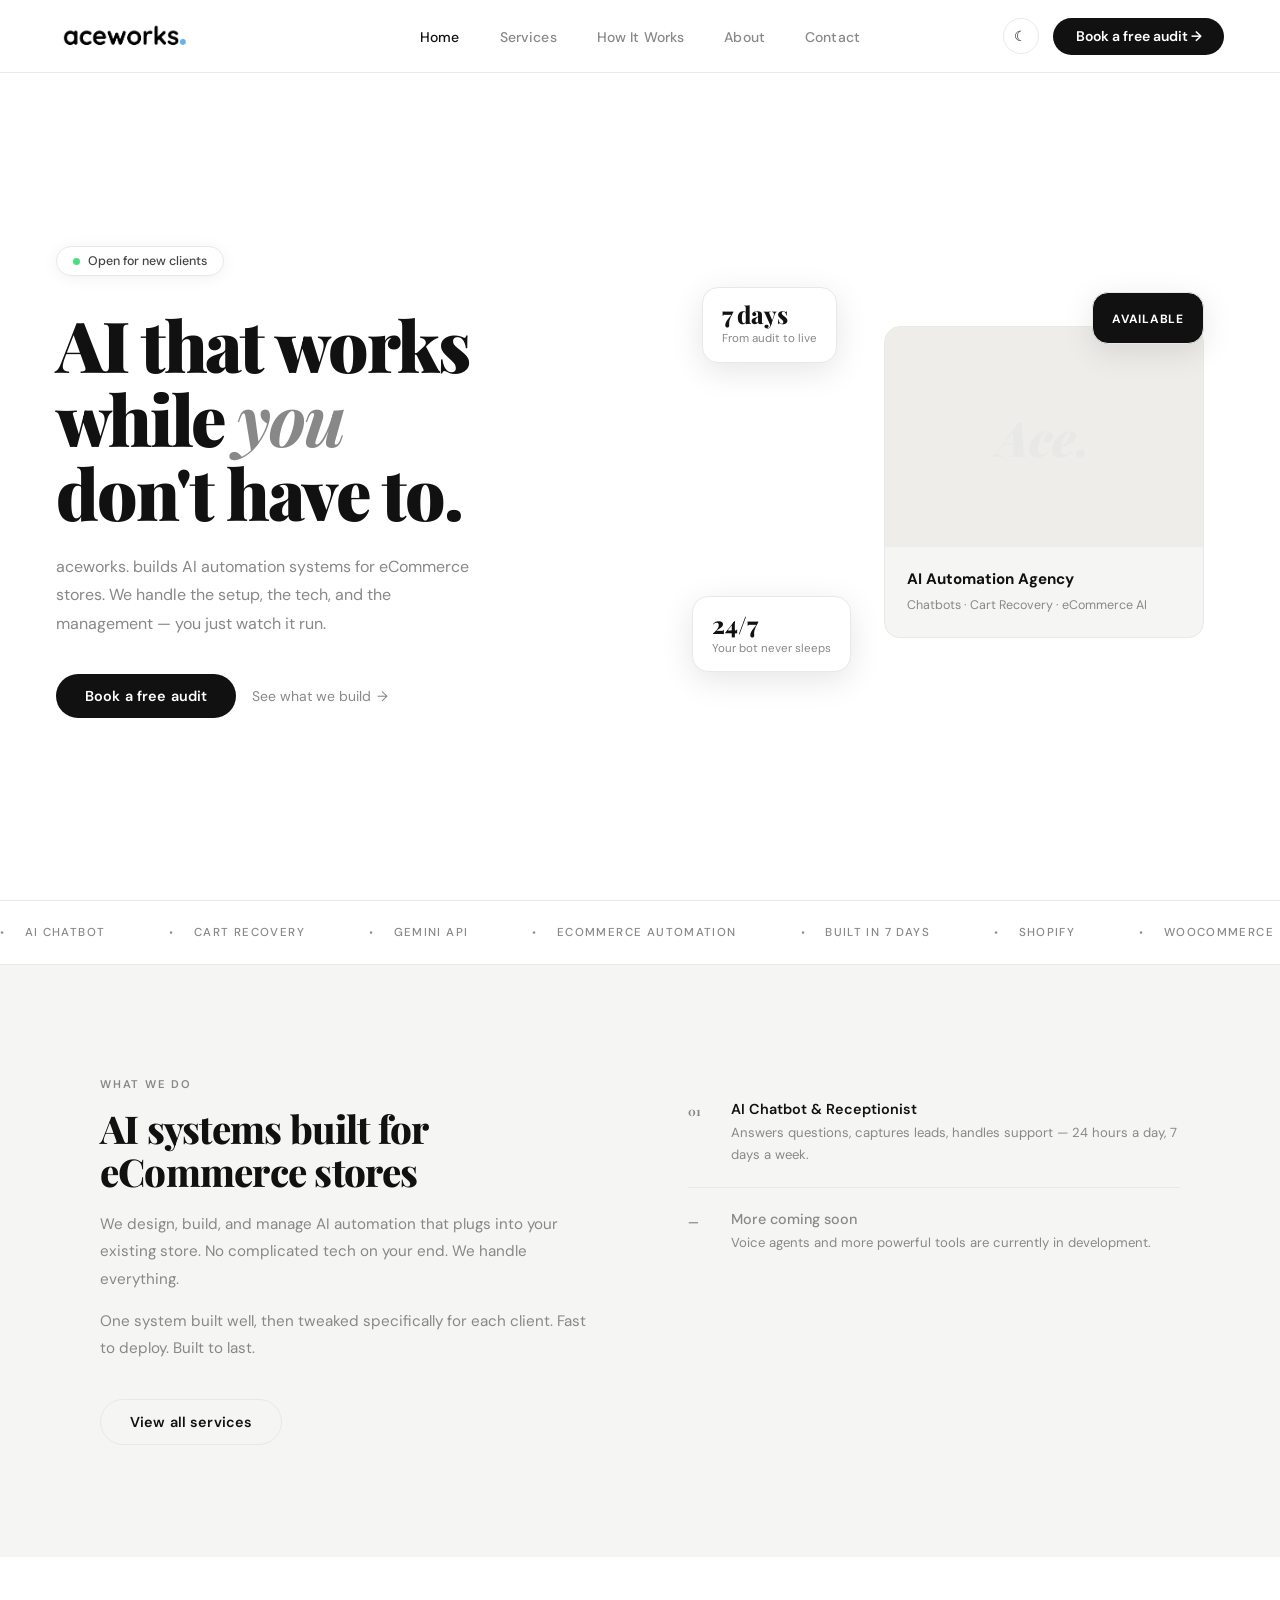
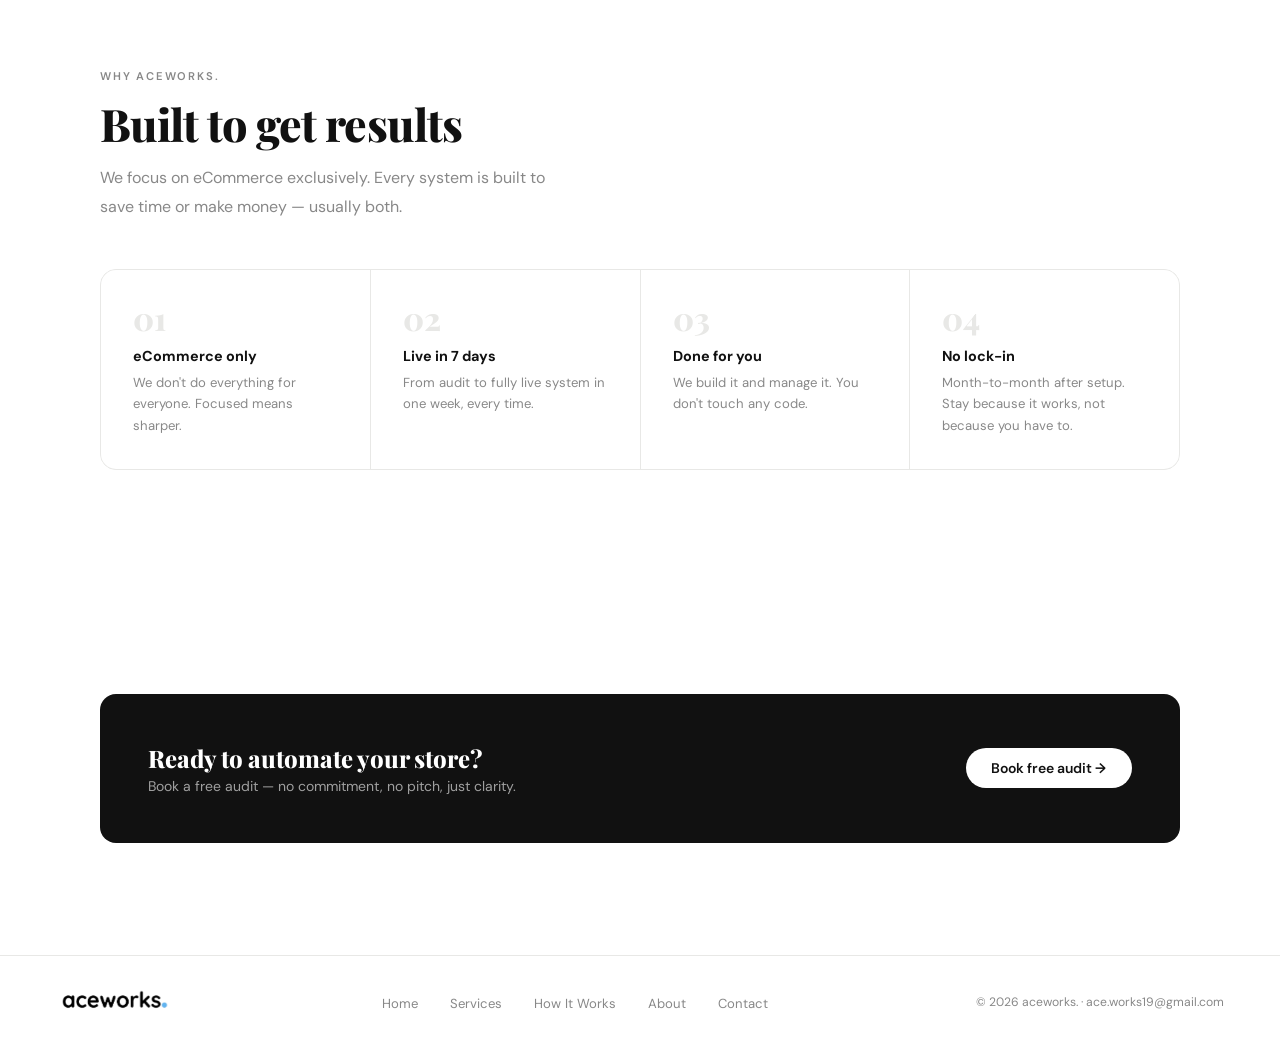
<file: index.html>
<!DOCTYPE html>
<html lang="en" data-theme="light">
<head>
<meta charset="UTF-8"/>
<meta name="viewport" content="width=device-width, initial-scale=1.0"/>
<title>aceworks. — AI Automation for eCommerce</title>
<link rel="stylesheet" href="style.css"/>
<style>
.hero { min-height:100vh; display:grid; grid-template-columns:1fr 1fr; align-items:center; gap:4rem; padding:9rem 3.5rem 5rem; }
.hero-left { max-width:560px; }
.hero-h1 { font-family:'Playfair Display',serif; font-size:clamp(3rem,5.5vw,5.2rem); font-weight:900; line-height:1.05; letter-spacing:-0.03em; margin-bottom:1.4rem; }
.hero-h1 em { font-style:italic; font-weight:700; color:var(--muted); }
.hero-p { font-size:1rem; color:var(--muted); line-height:1.8; max-width:420px; margin-bottom:2.2rem; }
.hero-actions { display:flex; gap:1rem; align-items:center; flex-wrap:wrap; }
.hero-link { font-size:0.875rem; color:var(--muted); text-decoration:none; display:flex; align-items:center; gap:0.4rem; transition:color var(--transition); }
.hero-link:hover { color:var(--text); }
.hero-link::after { content:'→'; }
.hero-right { position:relative; height:500px; }
.hero-card-main { position:absolute; top:50%; left:50%; transform:translate(-20%,-50%); width:320px; background:var(--bg2); border:1px solid var(--border); border-radius:var(--radius); overflow:hidden; }
.hero-card-inner { height:220px; background:var(--bg3); display:flex; align-items:center; justify-content:center; }
.hero-card-inner span { font-family:'Playfair Display',serif; font-size:3rem; font-weight:900; font-style:italic; color:var(--border); user-select:none; }
.hero-card-body { padding:1.4rem; }
.hero-card-body strong { display:block; font-size:0.95rem; font-weight:700; margin-bottom:0.25rem; }
.hero-card-body span { font-size:0.78rem; color:var(--muted); }
.float-pill { position:absolute; background:var(--card); border:1px solid var(--border); border-radius:var(--radius); padding:0.9rem 1.2rem; box-shadow:0 8px 32px rgba(0,0,0,0.1); }
.float-pill strong { font-family:'Playfair Display',serif; font-size:1.5rem; font-weight:800; display:block; line-height:1; }
.float-pill span { font-size:0.72rem; color:var(--muted); }
.pill-available { top:60px; right:20px; background:var(--cta-bg); }
.pill-available .pill-text { font-size:0.75rem; font-weight:700; color:var(--cta-text); letter-spacing:0.06em; }
.pill-stat1 { top:55px; left:30px; }
.pill-stat2 { bottom:60px; left:20px; }
.split { display:grid; grid-template-columns:1fr 1fr; gap:6rem; align-items:start; }
.split-left h2 { font-family:'Playfair Display',serif; font-size:clamp(1.8rem,3vw,2.6rem); font-weight:800; line-height:1.1; letter-spacing:-0.02em; margin-bottom:1.2rem; }
.split-left p { color:var(--muted); line-height:1.8; font-size:0.95rem; margin-bottom:0.9rem; }
.service-list { display:flex; flex-direction:column; gap:0; }
.service-item { display:flex; align-items:flex-start; gap:1.2rem; padding:1.4rem 0; border-bottom:1px solid var(--border); transition:opacity var(--transition); }
.service-item:last-child { border-bottom:none; }
.service-item:hover { opacity:0.7; }
.si-num { font-family:'Playfair Display',serif; font-size:0.75rem; font-weight:700; color:var(--muted); margin-top:3px; min-width:24px; }
.si-text strong { display:block; font-size:0.9rem; font-weight:600; margin-bottom:0.2rem; }
.si-text span { font-size:0.82rem; color:var(--muted); line-height:1.5; }
.why-grid { display:grid; grid-template-columns:repeat(auto-fit,minmax(220px,1fr)); gap:1px; background:var(--border); border:1px solid var(--border); border-radius:var(--radius); overflow:hidden; margin-top:3rem; }
.why-item { background:var(--bg); padding:2rem; transition:background var(--transition); }
.why-item:hover { background:var(--bg2); }
.why-num { font-family:'Playfair Display',serif; font-size:2rem; font-weight:800; color:var(--border); line-height:1; margin-bottom:0.8rem; }
.why-item h4 { font-size:0.9rem; font-weight:700; margin-bottom:0.4rem; }
.why-item p { font-size:0.82rem; color:var(--muted); line-height:1.65; }
.cta-strip { display:flex; align-items:center; justify-content:space-between; flex-wrap:wrap; gap:1.5rem; padding:3rem; background:var(--cta-bg); border-radius:var(--radius); }
.cta-strip h3 { font-family:'Playfair Display',serif; font-size:1.5rem; font-weight:800; color:var(--cta-text); margin-bottom:0.2rem; }
.cta-strip p { color:var(--cta-text); opacity:0.6; font-size:0.875rem; }
.btn-cta-inv { background:var(--bg); color:var(--text); padding:0.7rem 1.6rem; border-radius:100px; font-size:0.875rem; font-weight:600; text-decoration:none; transition:opacity var(--transition); white-space:nowrap; }
.btn-cta-inv:hover { opacity:0.8; }
@media(max-width:900px) { .hero{grid-template-columns:1fr;min-height:auto;} .hero-right{display:none;} .split{grid-template-columns:1fr;gap:3rem;} .cta-strip{flex-direction:column;} }
</style>
</head>
<body>
<nav>
  <div class="nav-logo"><a href="index.html"><img id="site-logo" src="assets/logo-light.png" alt="aceworks."/></a></div>
  <ul class="nav-links">
    <li><a href="index.html" id="nav-home">Home</a></li>
    <li><a href="services.html" id="nav-services">Services</a></li>
    <li><a href="how-it-works.html" id="nav-how">How It Works</a></li>
    <li><a href="about.html" id="nav-about">About</a></li>
    <li><a href="contact.html" id="nav-contact">Contact</a></li>
  </ul>
  <div class="nav-right">
    <button class="theme-toggle" id="themeToggle">☾</button>
    <a href="contact.html" class="btn-cta">Book a free audit →</a>
  </div>
</nav>

<section class="hero">
  <div class="hero-left">
    <div class="avail-badge fade-up"><span class="avail-dot"></span>Open for new clients</div>
    <h1 class="hero-h1 fade-up d1">AI that works<br/>while <em>you</em><br/>don't have to.</h1>
    <p class="hero-p fade-up d2">aceworks. builds AI automation systems for eCommerce stores. We handle the setup, the tech, and the management — you just watch it run.</p>
    <div class="hero-actions fade-up d3">
      <a href="contact.html" class="btn btn-primary">Book a free audit</a>
      <a href="services.html" class="hero-link">See what we build</a>
    </div>
  </div>
  <div class="hero-right">
    <div class="hero-card-main">
      <div class="hero-card-inner"><span>Ace.</span></div>
      <div class="hero-card-body">
        <strong>AI Automation Agency</strong>
        <span>Chatbots · Cart Recovery · eCommerce AI</span>
      </div>
    </div>
    <div class="float-pill pill-available"><span class="pill-text">AVAILABLE</span></div>
    <div class="float-pill pill-stat1"><strong>7 days</strong><span>From audit to live</span></div>
    <div class="float-pill pill-stat2"><strong>24/7</strong><span>Your bot never sleeps</span></div>
  </div>
</section>

<div class="marquee-wrap">
  <div class="marquee-track">
    <div class="marquee-item">AI Chatbot</div><div class="marquee-item">Cart Recovery</div><div class="marquee-item">Gemini API</div><div class="marquee-item">eCommerce Automation</div><div class="marquee-item">Built in 7 Days</div><div class="marquee-item">Shopify</div><div class="marquee-item">WooCommerce</div><div class="marquee-item">AI Receptionist</div>
    <div class="marquee-item">AI Chatbot</div><div class="marquee-item">Cart Recovery</div><div class="marquee-item">Gemini API</div><div class="marquee-item">eCommerce Automation</div><div class="marquee-item">Built in 7 Days</div><div class="marquee-item">Shopify</div><div class="marquee-item">WooCommerce</div><div class="marquee-item">AI Receptionist</div>
  </div>
</div>

<section class="bg2">
  <div class="container">
    <div class="split">
      <div class="split-left">
        <span class="section-label">What We Do</span>
        <h2>AI systems built for eCommerce stores</h2>
        <p>We design, build, and manage AI automation that plugs into your existing store. No complicated tech on your end. We handle everything.</p>
        <p>One system built well, then tweaked specifically for each client. Fast to deploy. Built to last.</p>
        <a href="services.html" class="btn btn-outline" style="margin-top:1.4rem;">View all services</a>
      </div>
      <div class="service-list">
        <div class="service-item">
          <span class="si-num">01</span>
          <div class="si-text"><strong>AI Chatbot & Receptionist</strong><span>Answers questions, captures leads, handles support — 24 hours a day, 7 days a week.</span></div>
        </div>
        <div class="service-item">
          <span class="si-num">—</span>
          <div class="si-text"><strong style="color:var(--muted);font-weight:500;">More coming soon</strong><span>Voice agents and more powerful tools are currently in development.</span></div>
        </div>
      </div>
    </div>
  </div>
</section>

<section>
  <div class="container">
    <span class="section-label">Why aceworks.</span>
    <h2 class="section-title">Built to get results</h2>
    <p class="section-sub">We focus on eCommerce exclusively. Every system is built to save time or make money — usually both.</p>
    <div class="why-grid">
      <div class="why-item"><div class="why-num">01</div><h4>eCommerce only</h4><p>We don't do everything for everyone. Focused means sharper.</p></div>
      <div class="why-item"><div class="why-num">02</div><h4>Live in 7 days</h4><p>From audit to fully live system in one week, every time.</p></div>
      <div class="why-item"><div class="why-num">03</div><h4>Done for you</h4><p>We build it and manage it. You don't touch any code.</p></div>
      <div class="why-item"><div class="why-num">04</div><h4>No lock-in</h4><p>Month-to-month after setup. Stay because it works, not because you have to.</p></div>
    </div>
  </div>
</section>

<section>
  <div class="container">
    <div class="cta-strip">
      <div><h3>Ready to automate your store?</h3><p>Book a free audit — no commitment, no pitch, just clarity.</p></div>
      <a href="contact.html" class="btn-cta-inv">Book free audit →</a>
    </div>
  </div>
</section>

<footer>
  <a href="index.html"><img id="footer-logo" src="assets/logo-light.png" alt="aceworks."/></a>
  <ul class="footer-links">
    <li><a href="index.html">Home</a></li><li><a href="services.html">Services</a></li>
    <li><a href="how-it-works.html">How It Works</a></li><li><a href="about.html">About</a></li><li><a href="contact.html">Contact</a></li>
  </ul>
  <small>© 2026 aceworks. · ace.works19@gmail.com</small>
</footer>
<script src="theme.js"></script>
<script src="https://acechatbot-1.onrender.com/bot.js" data-client="aceworks"></script>
</body>
</html>
</file>
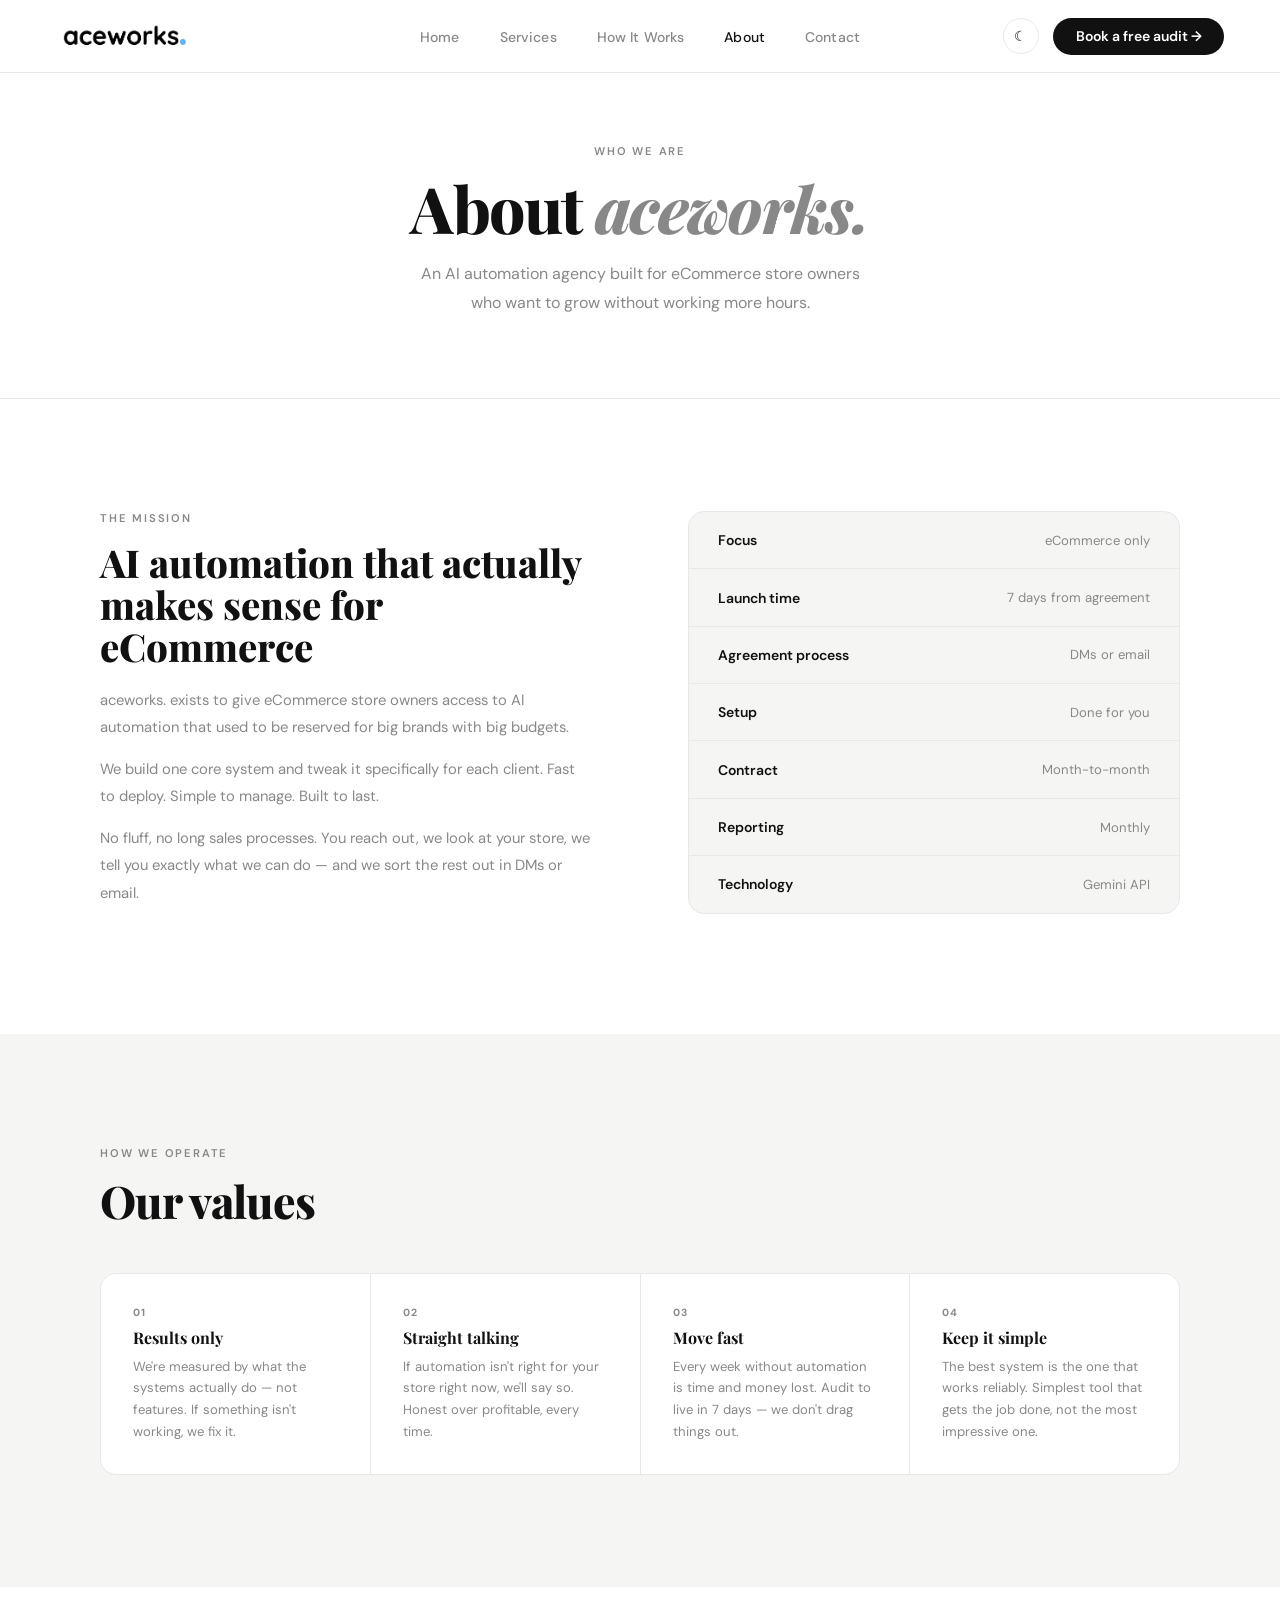
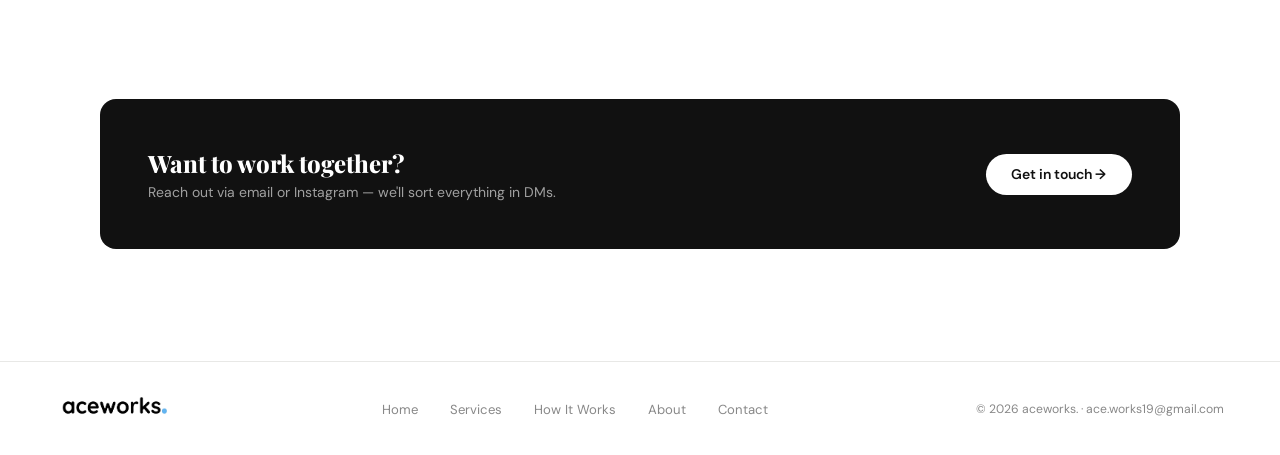
<file: about.html>
<!DOCTYPE html>
<html lang="en" data-theme="light">
<head>
<meta charset="UTF-8"/>
<meta name="viewport" content="width=device-width, initial-scale=1.0"/>
<title>About — aceworks.</title>
<link rel="stylesheet" href="style.css"/>
<style>
.about-grid { display:grid; grid-template-columns:1fr 1fr; gap:6rem; align-items:start; }
.about-grid h2 { font-family:'Playfair Display',serif; font-size:clamp(1.8rem,3vw,2.5rem); font-weight:800; margin-bottom:1.2rem; line-height:1.1; }
.about-grid p { color:var(--muted); line-height:1.85; font-size:0.925rem; margin-bottom:0.9rem; }
.about-panel { background:var(--bg2); border:1px solid var(--border); border-radius:var(--radius); overflow:hidden; }
.about-panel-row { display:flex; align-items:center; justify-content:space-between; padding:1.2rem 1.8rem; border-bottom:1px solid var(--border); font-size:0.875rem; }
.about-panel-row:last-child { border-bottom:none; }
.about-panel-row span { color:var(--muted); font-size:0.82rem; }
.about-panel-row strong { font-weight:600; }
.values-grid { display:grid; grid-template-columns:repeat(auto-fit,minmax(220px,1fr)); gap:1px; background:var(--border); border:1px solid var(--border); border-radius:var(--radius); overflow:hidden; margin-top:3rem; }
.value-item { background:var(--bg); padding:2rem; transition:background var(--transition); }
.value-item:hover { background:var(--bg2); }
.value-item h4 { font-family:'Playfair Display',serif; font-size:1rem; font-weight:700; margin-bottom:0.5rem; }
.value-item p { color:var(--muted); font-size:0.82rem; line-height:1.65; }
.value-label { font-size:0.65rem; font-weight:700; letter-spacing:0.1em; color:var(--muted); text-transform:uppercase; display:block; margin-bottom:0.5rem; }
.cta-strip { background:var(--cta-bg); border-radius:var(--radius); padding:3rem; display:flex; align-items:center; justify-content:space-between; flex-wrap:wrap; gap:1.5rem; }
.cta-strip h3 { font-family:'Playfair Display',serif; font-size:1.5rem; font-weight:800; color:var(--cta-text); margin-bottom:0.25rem; }
.cta-strip p { color:var(--cta-text); opacity:0.6; font-size:0.875rem; }
@media(max-width:900px) { .about-grid{grid-template-columns:1fr;gap:3rem;} .cta-strip{flex-direction:column;} }
</style>
</head>
<body>
<nav>
  <div class="nav-logo"><a href="index.html"><img id="site-logo" src="assets/logo-light.png" alt="aceworks."/></a></div>
  <ul class="nav-links">
    <li><a href="index.html" id="nav-home">Home</a></li>
    <li><a href="services.html" id="nav-services">Services</a></li>
    <li><a href="how-it-works.html" id="nav-how">How It Works</a></li>
    <li><a href="about.html" id="nav-about">About</a></li>
    <li><a href="contact.html" id="nav-contact">Contact</a></li>
  </ul>
  <div class="nav-right">
    <button class="theme-toggle" id="themeToggle">☾</button>
    <a href="contact.html" class="btn-cta">Book a free audit →</a>
  </div>
</nav>

<div class="page-hero">
  <span class="section-label">Who We Are</span>
  <h1>About <em style="font-style:italic;color:var(--muted);">aceworks.</em></h1>
  <p>An AI automation agency built for eCommerce store owners who want to grow without working more hours.</p>
</div>

<section>
  <div class="container">
    <div class="about-grid">
      <div>
        <span class="section-label">The Mission</span>
        <h2>AI automation that actually makes sense for eCommerce</h2>
        <p>aceworks. exists to give eCommerce store owners access to AI automation that used to be reserved for big brands with big budgets.</p>
        <p>We build one core system and tweak it specifically for each client. Fast to deploy. Simple to manage. Built to last.</p>
        <p>No fluff, no long sales processes. You reach out, we look at your store, we tell you exactly what we can do — and we sort the rest out in DMs or email.</p>
      </div>
      <div class="about-panel">
        <div class="about-panel-row"><strong>Focus</strong><span>eCommerce only</span></div>
        <div class="about-panel-row"><strong>Launch time</strong><span>7 days from agreement</span></div>
        <div class="about-panel-row"><strong>Agreement process</strong><span>DMs or email</span></div>
        <div class="about-panel-row"><strong>Setup</strong><span>Done for you</span></div>
        <div class="about-panel-row"><strong>Contract</strong><span>Month-to-month</span></div>
        <div class="about-panel-row"><strong>Reporting</strong><span>Monthly</span></div>
        <div class="about-panel-row"><strong>Technology</strong><span>Gemini API</span></div>
      </div>
    </div>
  </div>
</section>

<section class="bg2">
  <div class="container">
    <span class="section-label">How We Operate</span>
    <h2 class="section-title">Our values</h2>
    <div class="values-grid">
      <div class="value-item"><span class="value-label">01</span><h4>Results only</h4><p>We're measured by what the systems actually do — not features. If something isn't working, we fix it.</p></div>
      <div class="value-item"><span class="value-label">02</span><h4>Straight talking</h4><p>If automation isn't right for your store right now, we'll say so. Honest over profitable, every time.</p></div>
      <div class="value-item"><span class="value-label">03</span><h4>Move fast</h4><p>Every week without automation is time and money lost. Audit to live in 7 days — we don't drag things out.</p></div>
      <div class="value-item"><span class="value-label">04</span><h4>Keep it simple</h4><p>The best system is the one that works reliably. Simplest tool that gets the job done, not the most impressive one.</p></div>
    </div>
  </div>
</section>

<section>
  <div class="container">
    <div class="cta-strip">
      <div><h3>Want to work together?</h3><p>Reach out via email or Instagram — we'll sort everything in DMs.</p></div>
      <a href="contact.html" style="background:var(--bg);color:var(--text);padding:0.7rem 1.6rem;border-radius:100px;font-size:0.875rem;font-weight:600;text-decoration:none;">Get in touch →</a>
    </div>
  </div>
</section>

<footer>
  <a href="index.html"><img id="footer-logo" src="assets/logo-light.png" alt="aceworks."/></a>
  <ul class="footer-links">
    <li><a href="index.html">Home</a></li><li><a href="services.html">Services</a></li>
    <li><a href="how-it-works.html">How It Works</a></li><li><a href="about.html">About</a></li><li><a href="contact.html">Contact</a></li>
  </ul>
  <small>© 2026 aceworks. · ace.works19@gmail.com</small>
</footer>
<script src="theme.js"></script>
<script src="https://acechatbot-1.onrender.com/bot.js" data-client="aceworks"></script>
</body>
</html>
</file>
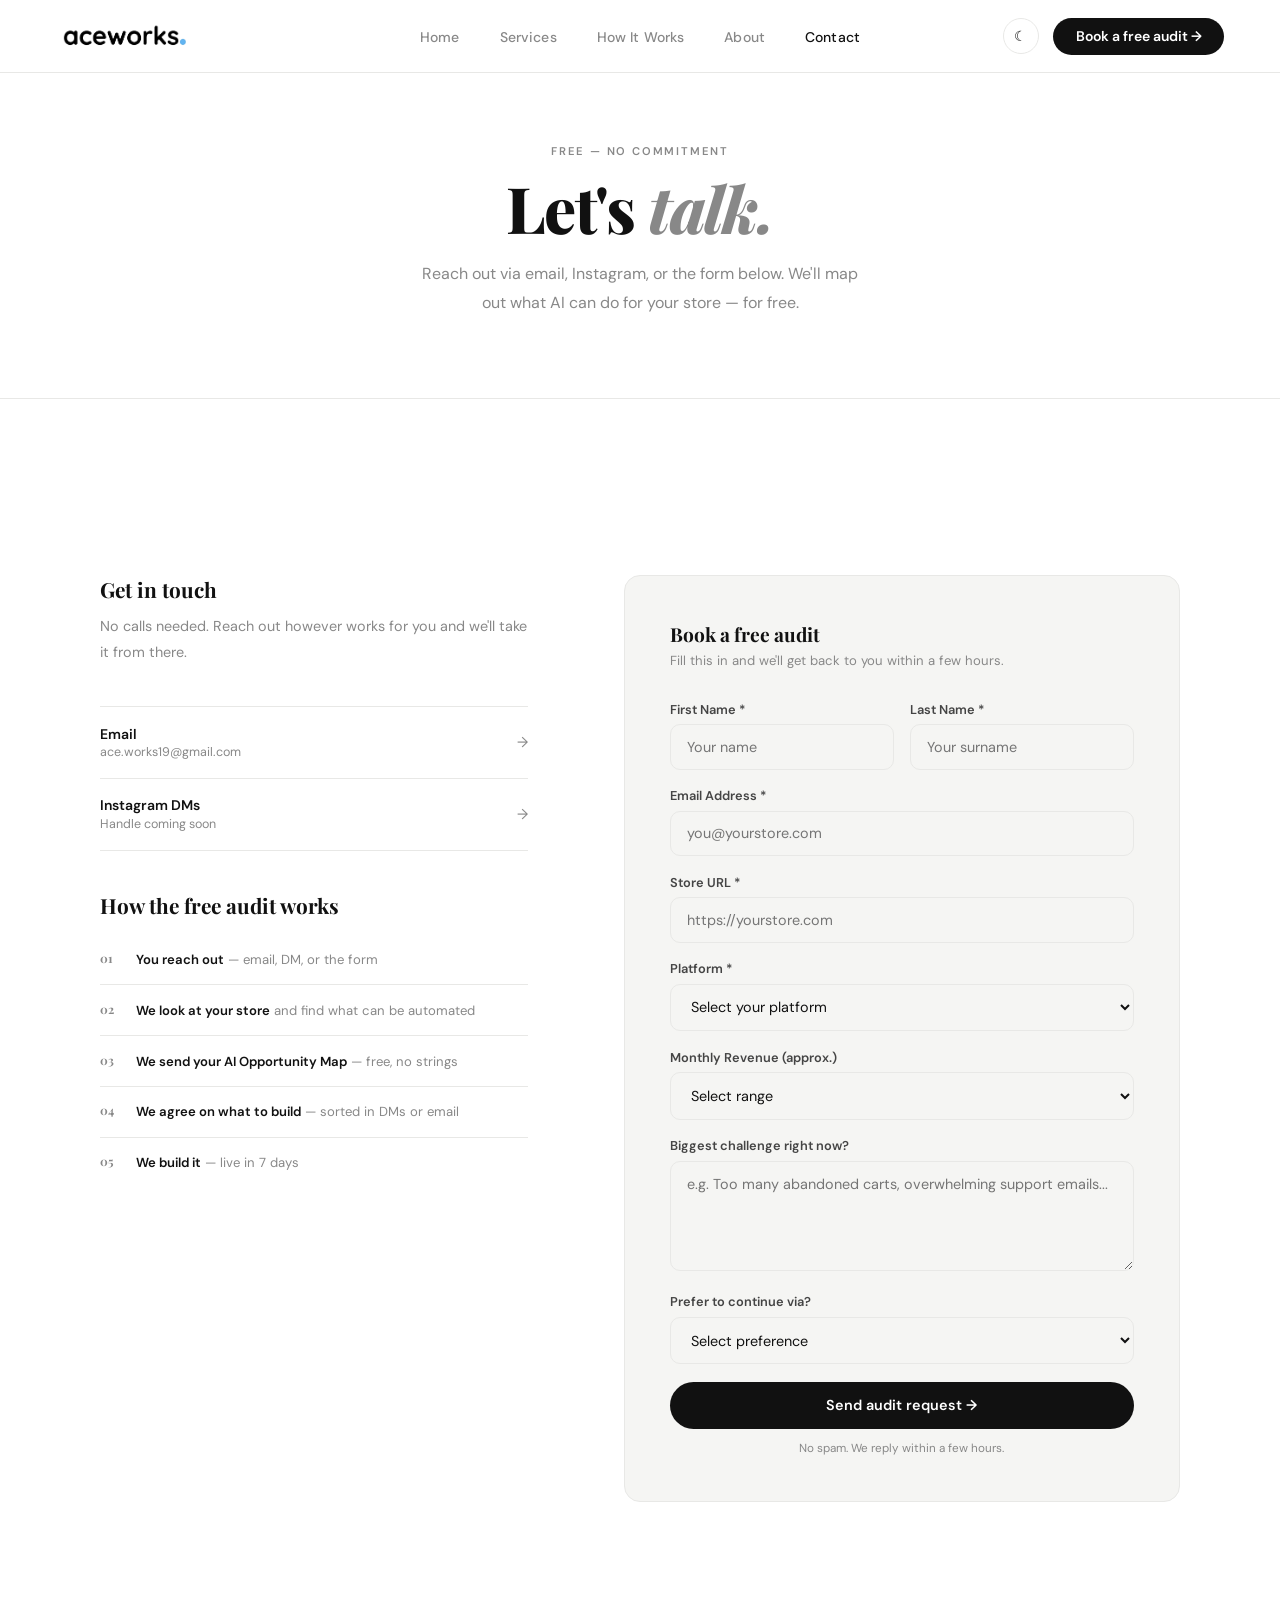
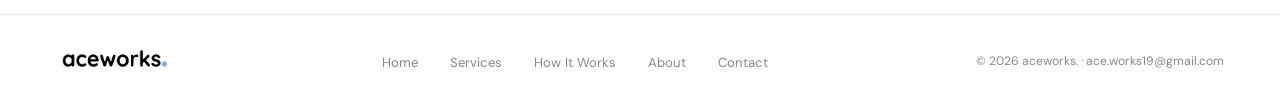
<file: contact.html>
<!DOCTYPE html>
<html lang="en" data-theme="light">
<head>
<meta charset="UTF-8"/>
<meta name="viewport" content="width=device-width, initial-scale=1.0"/>
<title>Contact — aceworks.</title>
<link rel="stylesheet" href="style.css"/>
<style>
.contact-grid { display:grid; grid-template-columns:1fr 1.3fr; gap:6rem; align-items:start; margin-top:4rem; }
.contact-left h3 { font-family:'Playfair Display',serif; font-size:1.3rem; font-weight:700; margin-bottom:0.7rem; }
.contact-left > p { color:var(--muted); font-size:0.9rem; line-height:1.8; margin-bottom:2.5rem; }
.reach-list { display:flex; flex-direction:column; gap:0; margin-bottom:2.5rem; }
.reach-item { display:flex; align-items:center; justify-content:space-between; padding:1.1rem 0; border-bottom:1px solid var(--border); text-decoration:none; color:var(--text); transition:opacity var(--transition); }
.reach-item:first-child { border-top:1px solid var(--border); }
.reach-item:hover { opacity:0.6; }
.reach-item-left { display:flex; flex-direction:column; gap:0.1rem; }
.reach-item-left strong { font-size:0.875rem; font-weight:600; }
.reach-item-left span { font-size:0.78rem; color:var(--muted); }
.reach-arrow { font-size:0.9rem; color:var(--muted); }
.audit-steps { display:flex; flex-direction:column; gap:0; }
.audit-step { display:flex; gap:1rem; align-items:flex-start; padding:0.9rem 0; border-bottom:1px solid var(--border); }
.audit-step:last-child { border-bottom:none; }
.as-n { font-family:'Playfair Display',serif; font-size:0.75rem; font-weight:700; color:var(--muted); min-width:20px; margin-top:1px; }
.as-t { font-size:0.82rem; color:var(--muted); line-height:1.6; }
.as-t strong { color:var(--text); font-weight:600; }
.contact-form-box { background:var(--bg2); border:1px solid var(--border); border-radius:var(--radius); padding:2.8rem; }
.contact-form-box h3 { font-family:'Playfair Display',serif; font-size:1.2rem; font-weight:700; margin-bottom:0.3rem; }
.contact-form-box > p { color:var(--muted); font-size:0.82rem; margin-bottom:2rem; }
.form-row { display:grid; grid-template-columns:1fr 1fr; gap:1rem; }
.submit-btn { width:100%; background:var(--cta-bg); color:var(--cta-text); font-weight:600; font-size:0.9rem; padding:0.9rem; border-radius:100px; border:none; cursor:pointer; font-family:'DM Sans',sans-serif; transition:opacity var(--transition),transform var(--transition); }
.submit-btn:hover { opacity:0.82; transform:translateY(-1px); }
.form-note { text-align:center; color:var(--muted); font-size:0.73rem; margin-top:0.7rem; }
.success-box { display:none; background:var(--bg3); border:1px solid var(--border); border-radius:var(--radius); padding:2rem; text-align:center; }
.success-box.show { display:block; }
.success-box h4 { font-family:'Playfair Display',serif; font-weight:700; margin-bottom:0.4rem; }
.success-box p { color:var(--muted); font-size:0.875rem; line-height:1.65; }
@media(max-width:900px) { .contact-grid{grid-template-columns:1fr;gap:3rem;} .form-row{grid-template-columns:1fr;} }
</style>
</head>
<body>
<nav>
  <div class="nav-logo"><a href="index.html"><img id="site-logo" src="assets/logo-light.png" alt="aceworks."/></a></div>
  <ul class="nav-links">
    <li><a href="index.html" id="nav-home">Home</a></li>
    <li><a href="services.html" id="nav-services">Services</a></li>
    <li><a href="how-it-works.html" id="nav-how">How It Works</a></li>
    <li><a href="about.html" id="nav-about">About</a></li>
    <li><a href="contact.html" id="nav-contact">Contact</a></li>
  </ul>
  <div class="nav-right">
    <button class="theme-toggle" id="themeToggle">☾</button>
    <a href="contact.html" class="btn-cta">Book a free audit →</a>
  </div>
</nav>

<div class="page-hero">
  <span class="section-label">Free — No Commitment</span>
  <h1>Let's <em style="font-style:italic;color:var(--muted);">talk.</em></h1>
  <p>Reach out via email, Instagram, or the form below. We'll map out what AI can do for your store — for free.</p>
</div>

<section>
  <div class="container">
    <div class="contact-grid">
      <div class="contact-left">
        <h3>Get in touch</h3>
        <p>No calls needed. Reach out however works for you and we'll take it from there.</p>
        <div class="reach-list">
          <a class="reach-item" href="mailto:ace.works19@gmail.com">
            <div class="reach-item-left"><strong>Email</strong><span>ace.works19@gmail.com</span></div>
            <span class="reach-arrow">→</span>
          </a>
          <a class="reach-item" href="https://instagram.com" target="_blank" rel="noopener">
            <div class="reach-item-left"><strong>Instagram DMs</strong><span>Handle coming soon</span></div>
            <span class="reach-arrow">→</span>
          </a>
        </div>
        <h3 style="margin-bottom:1rem;">How the free audit works</h3>
        <div class="audit-steps">
          <div class="audit-step"><span class="as-n">01</span><div class="as-t"><strong>You reach out</strong> — email, DM, or the form</div></div>
          <div class="audit-step"><span class="as-n">02</span><div class="as-t"><strong>We look at your store</strong> and find what can be automated</div></div>
          <div class="audit-step"><span class="as-n">03</span><div class="as-t"><strong>We send your AI Opportunity Map</strong> — free, no strings</div></div>
          <div class="audit-step"><span class="as-n">04</span><div class="as-t"><strong>We agree on what to build</strong> — sorted in DMs or email</div></div>
          <div class="audit-step"><span class="as-n">05</span><div class="as-t"><strong>We build it</strong> — live in 7 days</div></div>
        </div>
      </div>

      <div class="contact-form-box">
        <h3>Book a free audit</h3>
        <p>Fill this in and we'll get back to you within a few hours.</p>

        <form id="auditForm">
          <div class="form-row">
            <div class="form-group"><label>First Name *</label><input type="text" id="first-name" placeholder="Your name" required/></div>
            <div class="form-group"><label>Last Name *</label><input type="text" id="last-name" placeholder="Your surname" required/></div>
          </div>
          <div class="form-group"><label>Email Address *</label><input type="email" id="email" placeholder="you@yourstore.com" required/></div>
          <div class="form-group"><label>Store URL *</label><input type="url" id="store-url" placeholder="https://yourstore.com" required/></div>
          <div class="form-group">
            <label>Platform *</label>
            <select id="platform" required>
              <option value="">Select your platform</option>
              <option>Shopify</option><option>WooCommerce</option><option>BigCommerce</option><option>Squarespace</option><option>Wix</option><option>Custom / Other</option>
            </select>
          </div>
          <div class="form-group">
            <label>Monthly Revenue (approx.)</label>
            <select id="revenue">
              <option value="">Select range</option>
              <option>Under $5,000/mo</option><option>$5,000 - $20,000/mo</option><option>$20,000 - $50,000/mo</option><option>$50,000 - $100,000/mo</option><option>Over $100,000/mo</option>
            </select>
          </div>
          <div class="form-group"><label>Biggest challenge right now?</label><textarea id="challenge" placeholder="e.g. Too many abandoned carts, overwhelming support emails..."></textarea></div>
          <div class="form-group">
            <label>Prefer to continue via?</label>
            <select id="preference"><option value="">Select preference</option><option>Email</option><option>Instagram DMs</option><option>Either works</option></select>
          </div>
          <button type="submit" class="submit-btn">Send audit request →</button>
          <p class="form-note">No spam. We reply within a few hours.</p>
        </form>

        <div class="success-box" id="successBox">
          <h4>Request sent.</h4>
          <p>We'll be in touch shortly. Keep an eye on your inbox — your AI Opportunity Map will follow once we've reviewed your store.</p>
        </div>
      </div>
    </div>
  </div>
</section>

<footer>
  <a href="index.html"><img id="footer-logo" src="assets/logo-light.png" alt="aceworks."/></a>
  <ul class="footer-links">
    <li><a href="index.html">Home</a></li><li><a href="services.html">Services</a></li>
    <li><a href="how-it-works.html">How It Works</a></li><li><a href="about.html">About</a></li><li><a href="contact.html">Contact</a></li>
  </ul>
  <small>© 2026 aceworks. · ace.works19@gmail.com</small>
</footer>
<script src="theme.js"></script>
<script src="https://acechatbot-1.onrender.com/bot.js" data-client="aceworks"></script>
<script>
document.getElementById('auditForm').addEventListener('submit', async function(e) {
  e.preventDefault();

  const data = {
    'first-name': document.getElementById('first-name').value,
    'last-name': document.getElementById('last-name').value,
    'email': document.getElementById('email').value,
    'store-url': document.getElementById('store-url').value,
    'platform': document.getElementById('platform').value,
    'revenue': document.getElementById('revenue').value,
    'challenge': document.getElementById('challenge').value,
    'preference': document.getElementById('preference').value,
  };

  try {
    const res = await fetch('https://formspree.io/f/xaqpzwzv', {
      method: 'POST',
      headers: {
        'Content-Type': 'application/json',
        'Accept': 'application/json'
      },
      body: JSON.stringify(data)
    });

    const result = await res.json();

    if (res.ok) {
      document.getElementById('auditForm').style.display = 'none';
      document.getElementById('successBox').classList.add('show');
    } else {
      alert('Something went wrong: ' + (result.error || 'Please try again.'));
    }
  } catch(err) {
    alert('Network error. Please email us directly at ace.works19@gmail.com');
  }
});
</script>
</body>
</html>
</file>
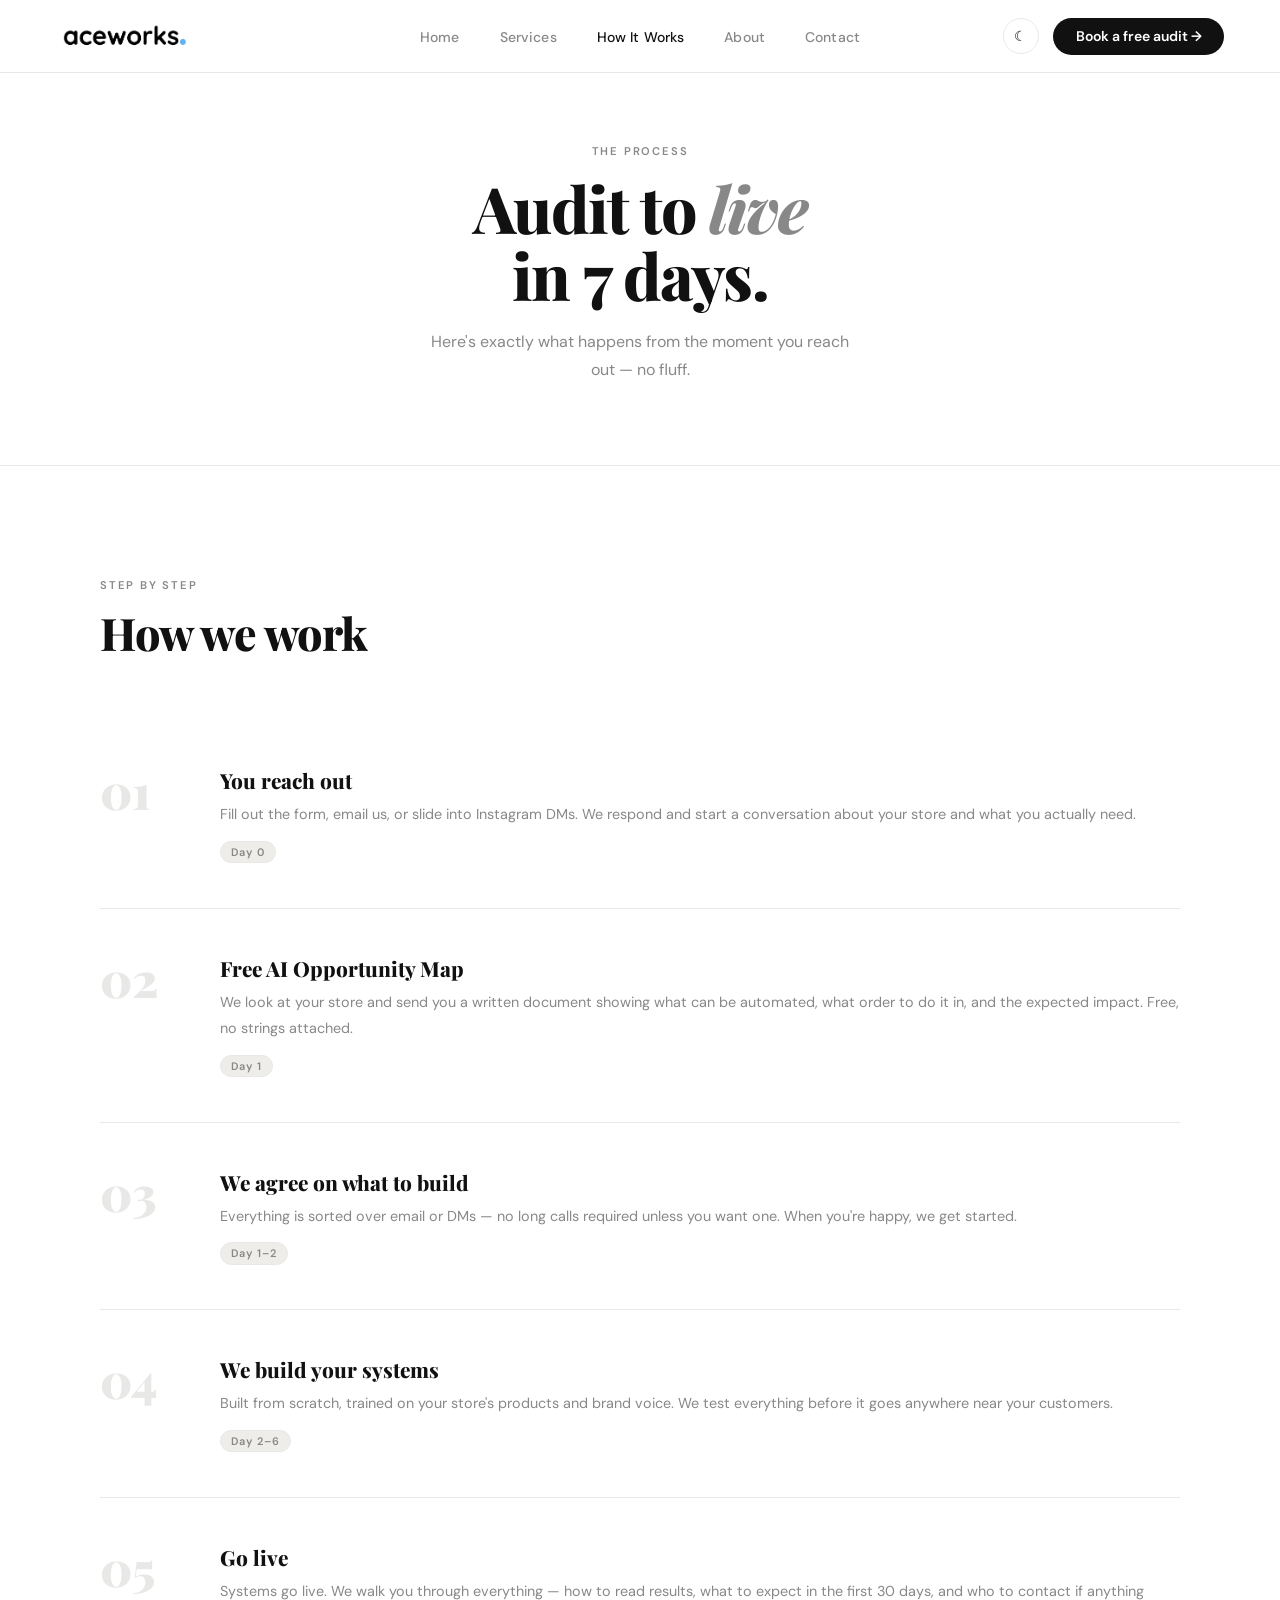
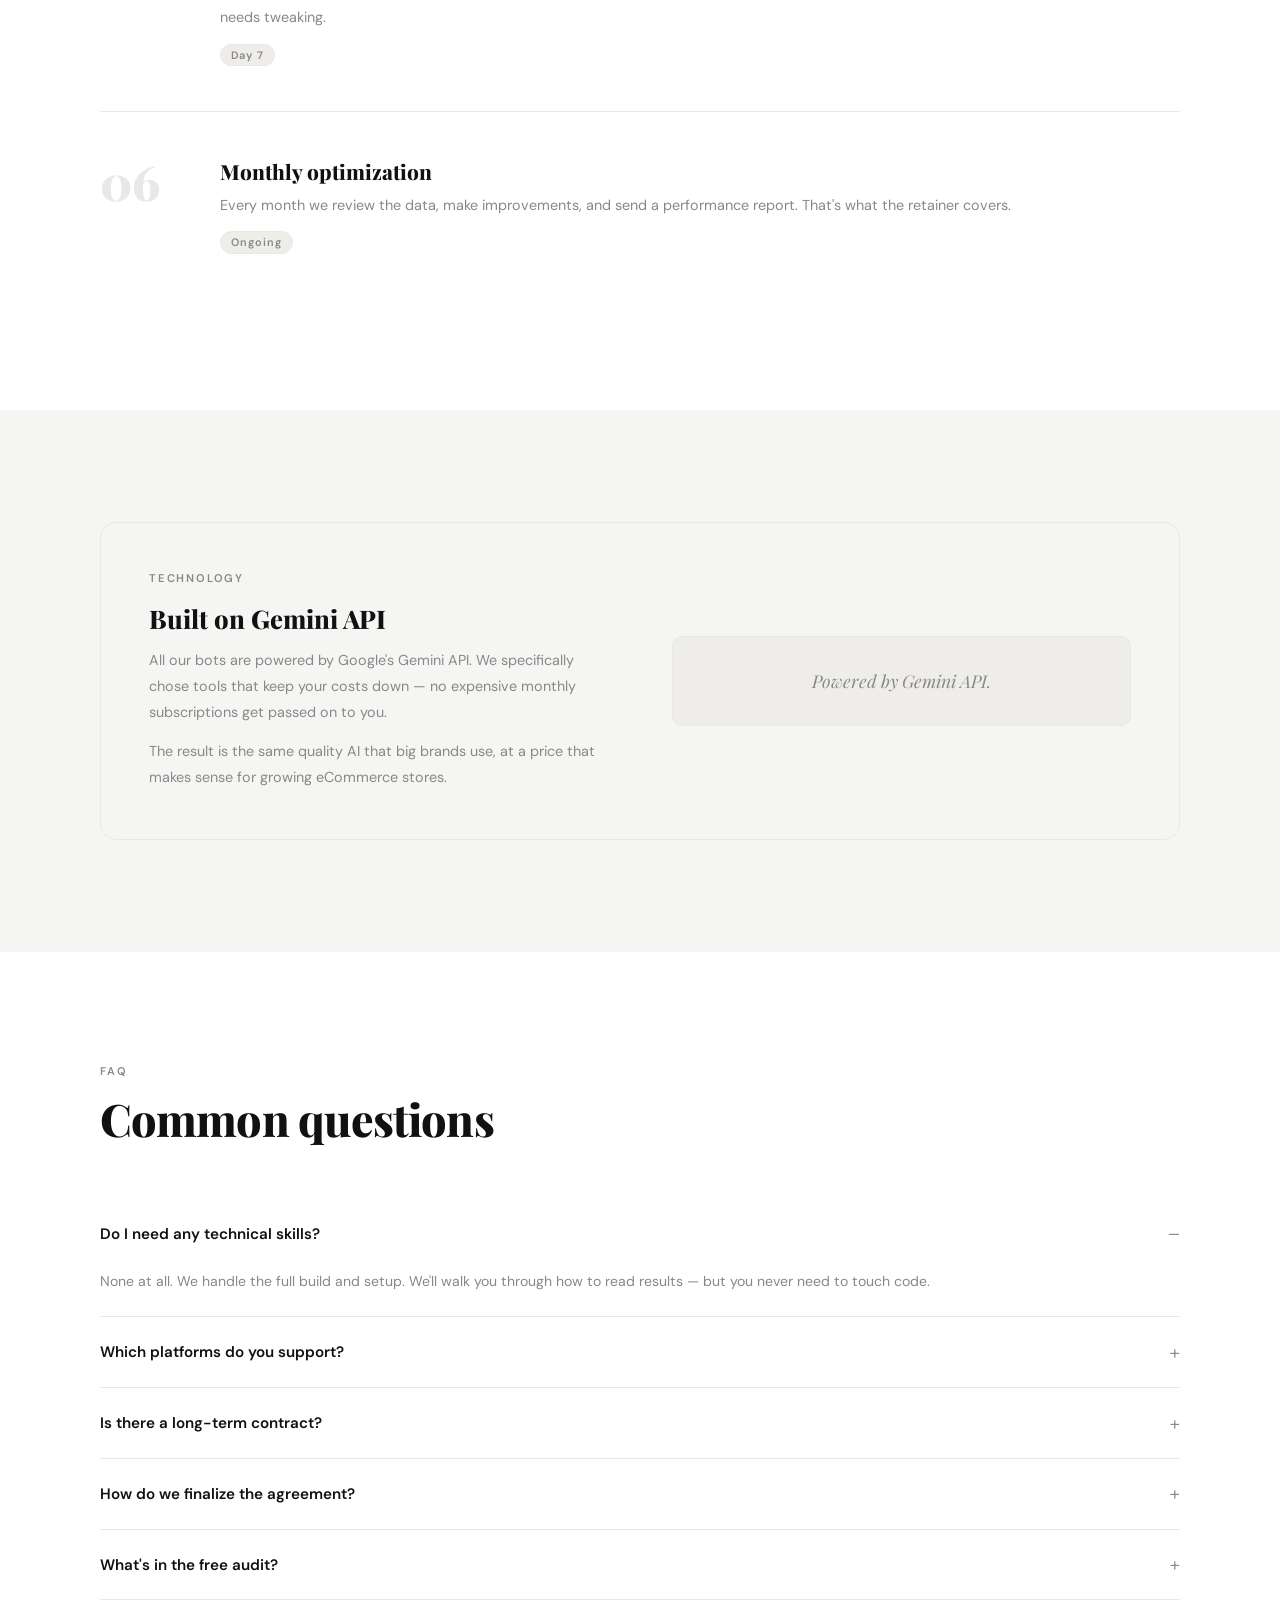
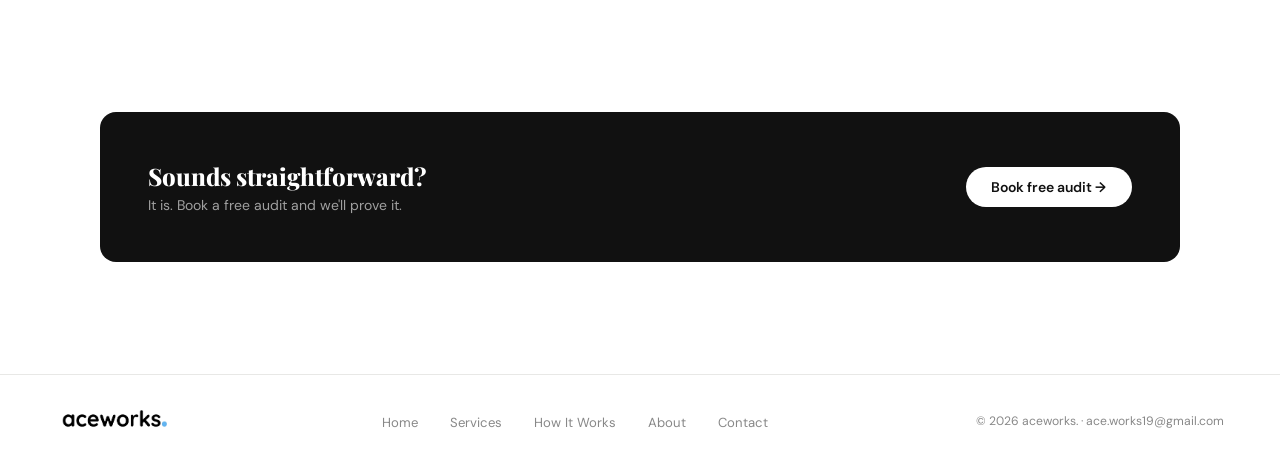
<file: how-it-works.html>
<!DOCTYPE html>
<html lang="en" data-theme="light">
<head>
<meta charset="UTF-8"/>
<meta name="viewport" content="width=device-width, initial-scale=1.0"/>
<title>How It Works — aceworks.</title>
<link rel="stylesheet" href="style.css"/>
<style>
.steps { margin-top:4rem; }
.step { display:grid; grid-template-columns:80px 1fr; gap:2.5rem; padding:2.8rem 0; border-bottom:1px solid var(--border); align-items:start; }
.step:last-child { border-bottom:none; }
.step-num { font-family:'Playfair Display',serif; font-size:3rem; font-weight:900; color:var(--border); line-height:1; }
.step h3 { font-family:'Playfair Display',serif; font-size:1.3rem; font-weight:800; margin-bottom:0.5rem; }
.step p { color:var(--muted); font-size:0.9rem; line-height:1.8; }
.step-tag { display:inline-block; background:var(--bg3); border:1px solid var(--border); color:var(--muted); font-size:0.68rem; font-weight:600; letter-spacing:0.08em; padding:0.2rem 0.65rem; border-radius:100px; margin-top:0.8rem; }
.gemini-strip { background:var(--bg2); border:1px solid var(--border); border-radius:var(--radius); padding:3rem; display:grid; grid-template-columns:1fr 1fr; gap:4rem; align-items:center; }
.gemini-strip h3 { font-family:'Playfair Display',serif; font-size:1.6rem; font-weight:800; margin-bottom:0.8rem; }
.gemini-strip p { color:var(--muted); line-height:1.8; font-size:0.9rem; }
.gemini-visual { background:var(--bg3); border:1px solid var(--border); border-radius:var(--radius-sm); padding:2rem; text-align:center; }
.gemini-visual span { font-family:'Playfair Display',serif; font-size:1.1rem; font-style:italic; color:var(--muted); }
.faq-list { margin-top:3.5rem; }
.faq-item { border-bottom:1px solid var(--border); }
.faq-q { font-size:0.95rem; font-weight:600; padding:1.4rem 0; cursor:pointer; display:flex; justify-content:space-between; align-items:center; user-select:none; gap:1rem; }
.faq-q .faq-icon { color:var(--muted); font-size:1.2rem; font-weight:300; flex-shrink:0; }
.faq-item.open .faq-icon::before { content:'–'; }
.faq-icon::before { content:'+'; }
.faq-a { color:var(--muted); line-height:1.8; font-size:0.88rem; padding-bottom:1.4rem; display:none; }
.faq-item.open .faq-a { display:block; }
@media(max-width:900px) { .step{grid-template-columns:50px 1fr;gap:1.5rem;} .step-num{font-size:2rem;} .gemini-strip{grid-template-columns:1fr;gap:2rem;} }
</style>
</head>
<body>
<nav>
  <div class="nav-logo"><a href="index.html"><img id="site-logo" src="assets/logo-light.png" alt="aceworks."/></a></div>
  <ul class="nav-links">
    <li><a href="index.html" id="nav-home">Home</a></li>
    <li><a href="services.html" id="nav-services">Services</a></li>
    <li><a href="how-it-works.html" id="nav-how">How It Works</a></li>
    <li><a href="about.html" id="nav-about">About</a></li>
    <li><a href="contact.html" id="nav-contact">Contact</a></li>
  </ul>
  <div class="nav-right">
    <button class="theme-toggle" id="themeToggle">☾</button>
    <a href="contact.html" class="btn-cta">Book a free audit →</a>
  </div>
</nav>

<div class="page-hero">
  <span class="section-label">The Process</span>
  <h1>Audit to <em style="font-style:italic;color:var(--muted);">live</em><br/>in 7 days.</h1>
  <p>Here's exactly what happens from the moment you reach out — no fluff.</p>
</div>

<section>
  <div class="container">
    <span class="section-label">Step by Step</span>
    <h2 class="section-title">How we work</h2>
    <div class="steps">
      <div class="step"><div class="step-num">01</div><div><h3>You reach out</h3><p>Fill out the form, email us, or slide into Instagram DMs. We respond and start a conversation about your store and what you actually need.</p><span class="step-tag">Day 0</span></div></div>
      <div class="step"><div class="step-num">02</div><div><h3>Free AI Opportunity Map</h3><p>We look at your store and send you a written document showing what can be automated, what order to do it in, and the expected impact. Free, no strings attached.</p><span class="step-tag">Day 1</span></div></div>
      <div class="step"><div class="step-num">03</div><div><h3>We agree on what to build</h3><p>Everything is sorted over email or DMs — no long calls required unless you want one. When you're happy, we get started.</p><span class="step-tag">Day 1–2</span></div></div>
      <div class="step"><div class="step-num">04</div><div><h3>We build your systems</h3><p>Built from scratch, trained on your store's products and brand voice. We test everything before it goes anywhere near your customers.</p><span class="step-tag">Day 2–6</span></div></div>
      <div class="step"><div class="step-num">05</div><div><h3>Go live</h3><p>Systems go live. We walk you through everything — how to read results, what to expect in the first 30 days, and who to contact if anything needs tweaking.</p><span class="step-tag">Day 7</span></div></div>
      <div class="step"><div class="step-num">06</div><div><h3>Monthly optimization</h3><p>Every month we review the data, make improvements, and send a performance report. That's what the retainer covers.</p><span class="step-tag">Ongoing</span></div></div>
    </div>
  </div>
</section>

<section class="bg2">
  <div class="container">
    <div class="gemini-strip">
      <div>
        <span class="section-label">Technology</span>
        <h3>Built on Gemini API</h3>
        <p>All our bots are powered by Google's Gemini API. We specifically chose tools that keep your costs down — no expensive monthly subscriptions get passed on to you.</p>
        <p style="margin-top:0.8rem;">The result is the same quality AI that big brands use, at a price that makes sense for growing eCommerce stores.</p>
      </div>
      <div class="gemini-visual"><span>Powered by Gemini API.</span></div>
    </div>
  </div>
</section>

<section>
  <div class="container">
    <span class="section-label">FAQ</span>
    <h2 class="section-title">Common questions</h2>
    <div class="faq-list">
      <div class="faq-item open"><div class="faq-q">Do I need any technical skills?<span class="faq-icon"></span></div><div class="faq-a">None at all. We handle the full build and setup. We'll walk you through how to read results — but you never need to touch code.</div></div>
      <div class="faq-item"><div class="faq-q">Which platforms do you support?<span class="faq-icon"></span></div><div class="faq-a">Shopify, WooCommerce, BigCommerce, and most custom-built stores. Reach out first and we'll confirm before any commitment.</div></div>
      <div class="faq-item"><div class="faq-q">Is there a long-term contract?<span class="faq-icon"></span></div><div class="faq-a">No. Retainers are month-to-month after setup. The setup fee covers the build. Monthly covers ongoing management and optimization.</div></div>
      <div class="faq-item"><div class="faq-q">How do we finalize the agreement?<span class="faq-icon"></span></div><div class="faq-a">Over email or Instagram DMs. No formal calls required unless you want one. We keep things simple and move fast.</div></div>
      <div class="faq-item"><div class="faq-q">What's in the free audit?<span class="faq-icon"></span></div><div class="faq-a">A written AI Opportunity Map — what can be automated, in what order, and the expected impact. Yours to keep whether you work with us or not.</div></div>
    </div>
  </div>
</section>

<section style="padding-top:0;">
  <div class="container">
    <div style="background:var(--cta-bg);border-radius:var(--radius);padding:3rem;display:flex;align-items:center;justify-content:space-between;flex-wrap:wrap;gap:1.5rem;">
      <div>
        <h3 style="font-family:'Playfair Display',serif;font-size:1.5rem;font-weight:800;color:var(--cta-text);margin-bottom:0.2rem;">Sounds straightforward?</h3>
        <p style="color:var(--cta-text);opacity:0.6;font-size:0.875rem;">It is. Book a free audit and we'll prove it.</p>
      </div>
      <a href="contact.html" style="background:var(--bg);color:var(--text);padding:0.7rem 1.6rem;border-radius:100px;font-size:0.875rem;font-weight:600;text-decoration:none;">Book free audit →</a>
    </div>
  </div>
</section>

<footer>
  <a href="index.html"><img id="footer-logo" src="assets/logo-light.png" alt="aceworks."/></a>
  <ul class="footer-links">
    <li><a href="index.html">Home</a></li><li><a href="services.html">Services</a></li>
    <li><a href="how-it-works.html">How It Works</a></li><li><a href="about.html">About</a></li><li><a href="contact.html">Contact</a></li>
  </ul>
  <small>© 2026 aceworks. · ace.works19@gmail.com</small>
</footer>
<script src="theme.js"></script>
<script src="https://acechatbot-1.onrender.com/bot.js" data-client="aceworks"></script>
</body>
</html>
</file>
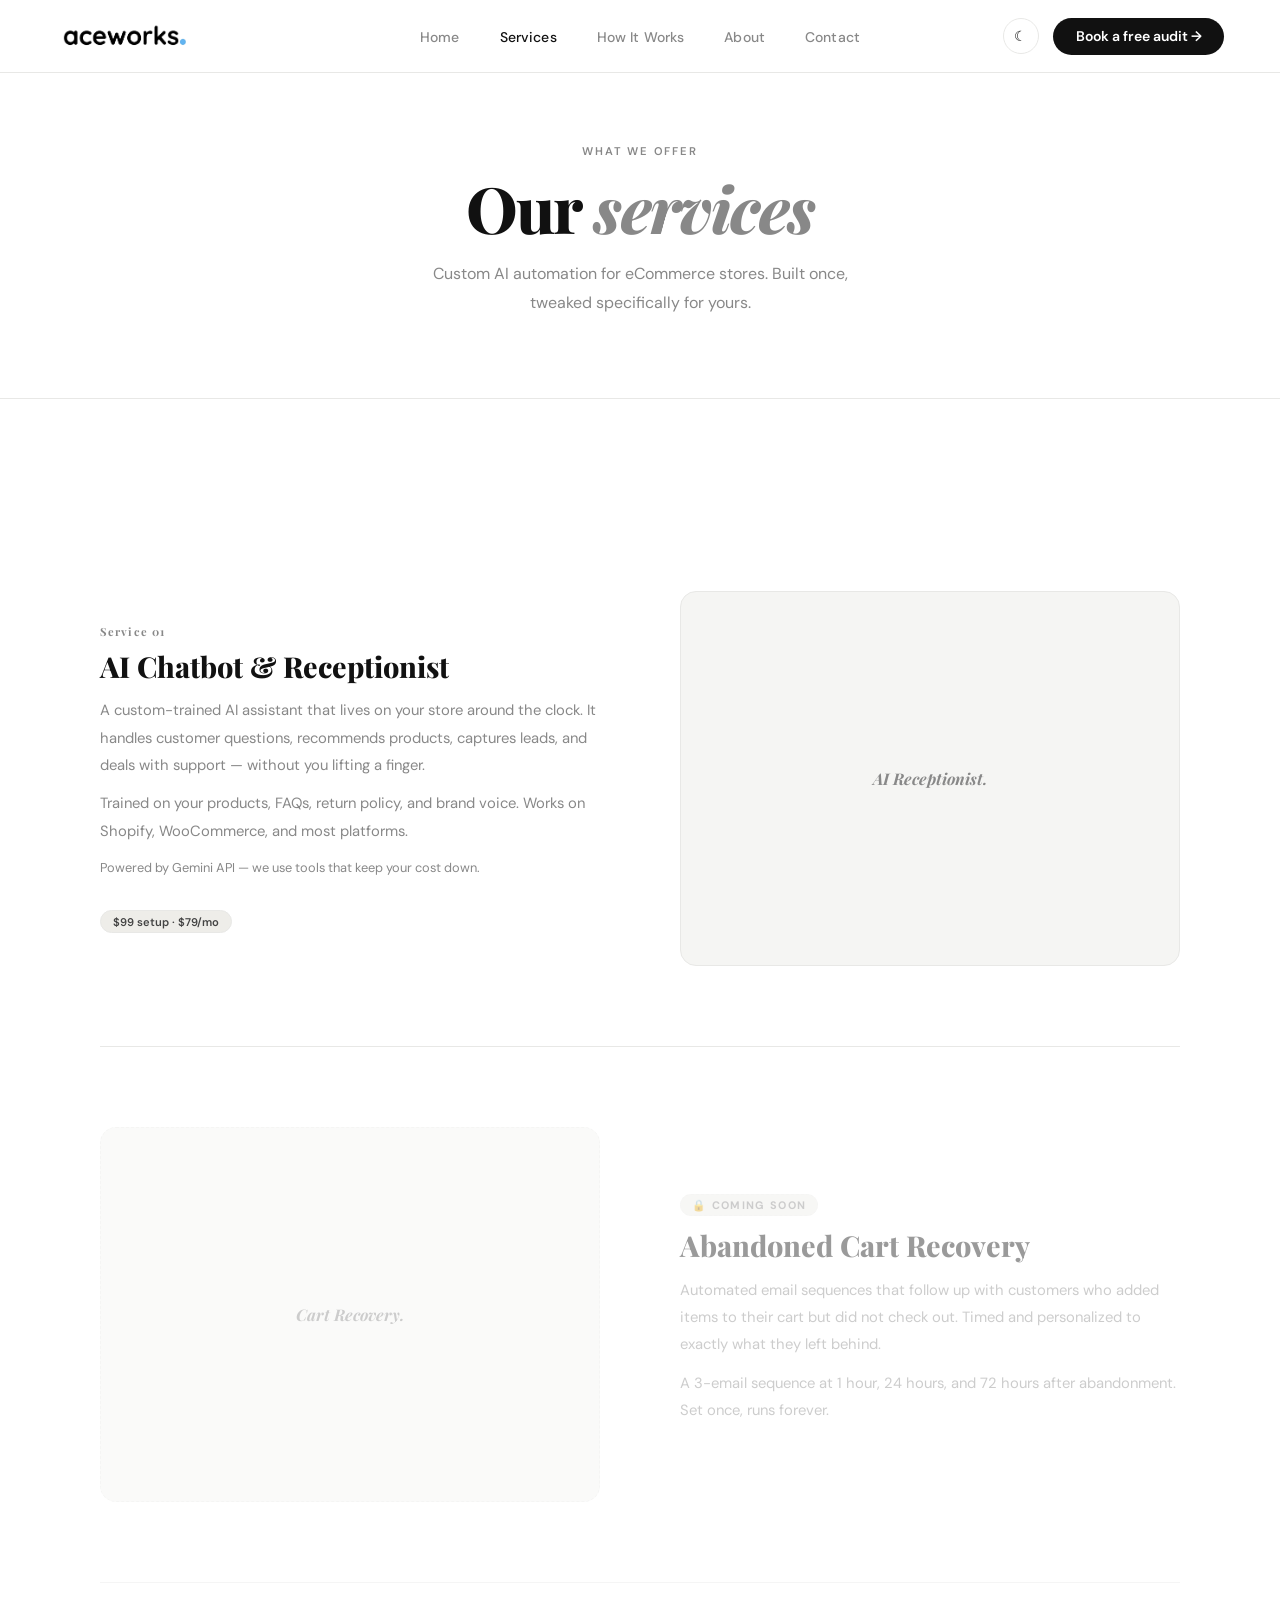
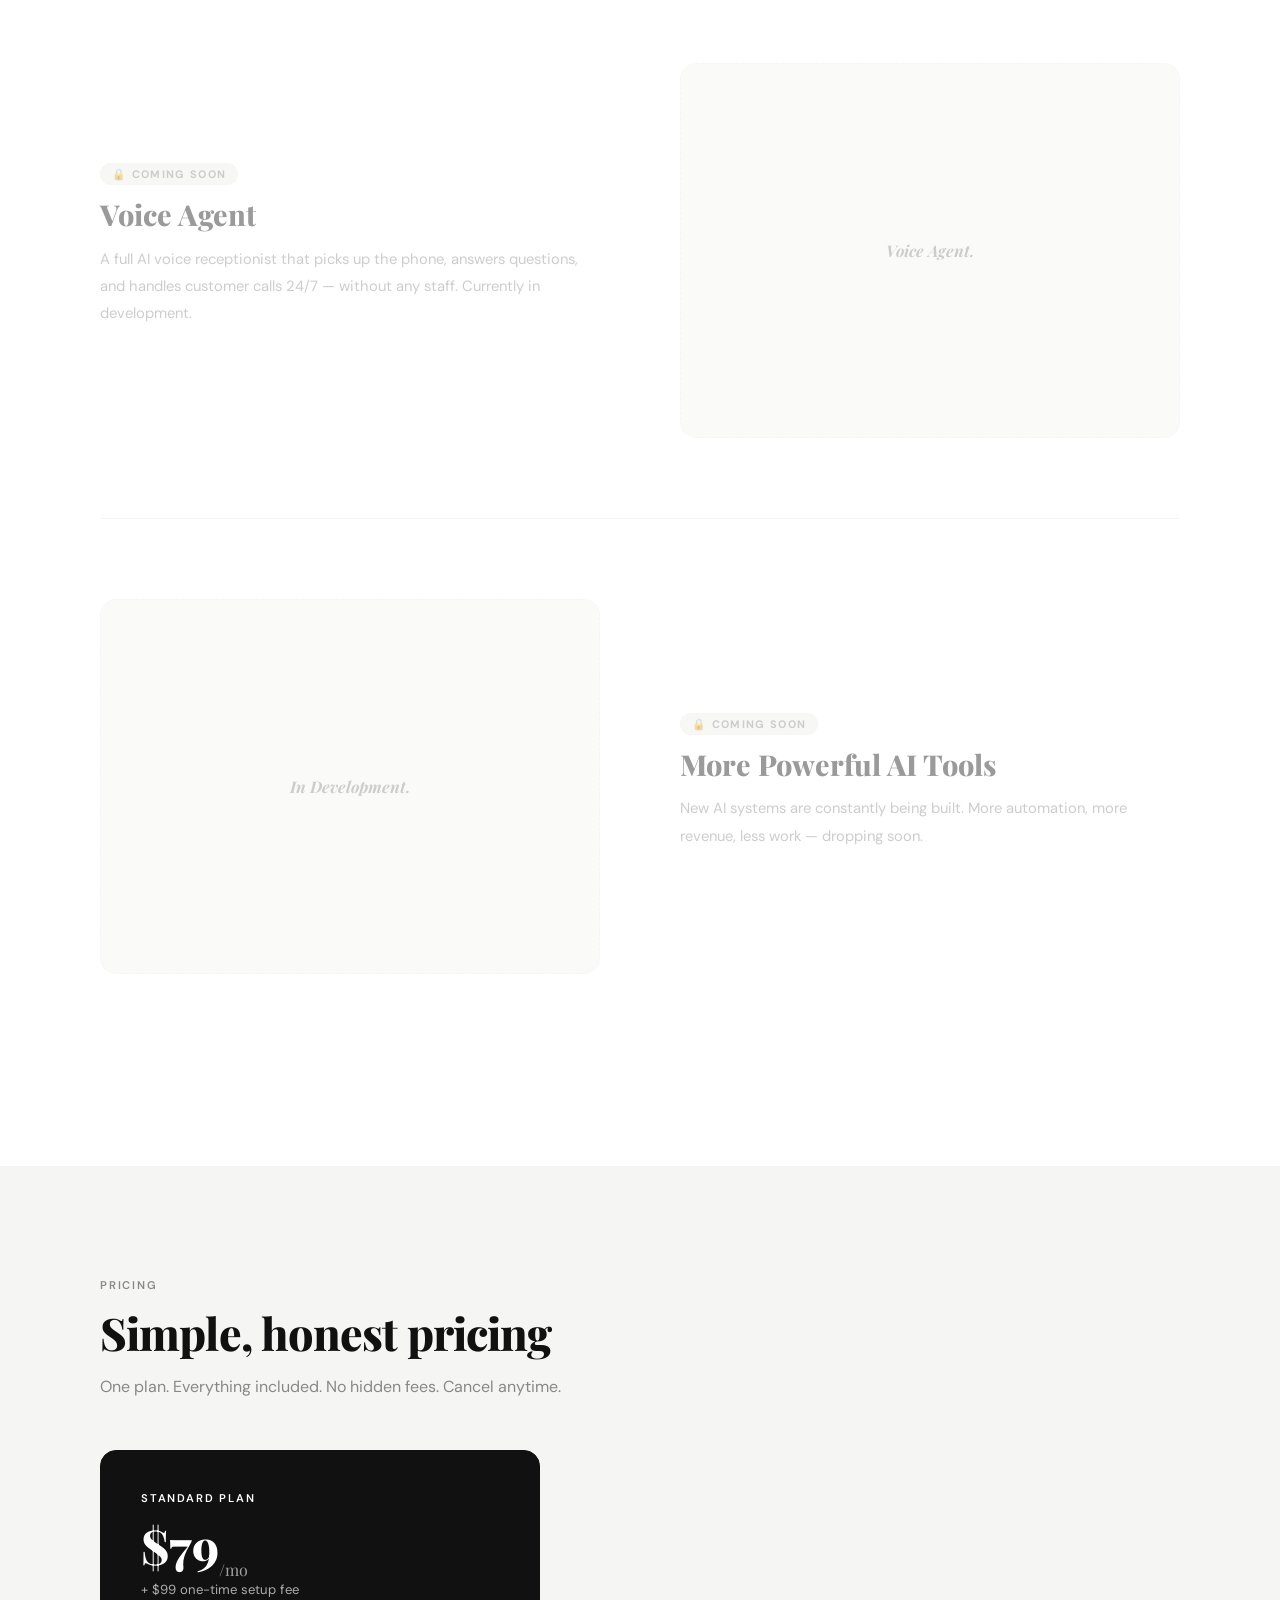
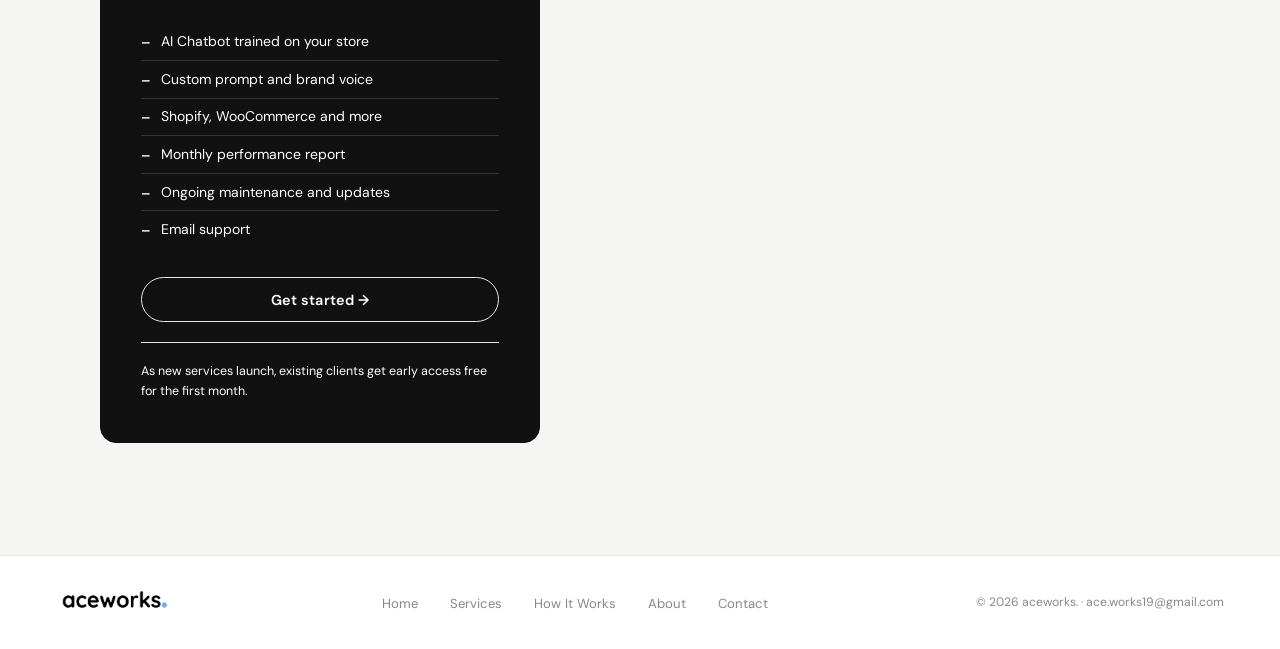
<file: services.html>
<!DOCTYPE html>
<html lang="en" data-theme="light">
<head>
<meta charset="UTF-8"/>
<meta name="viewport" content="width=device-width, initial-scale=1.0"/>
<title>Services — aceworks.</title>
<link rel="stylesheet" href="style.css"/>
<style>
.service-block { display:grid; grid-template-columns:1fr 1fr; gap:5rem; align-items:center; padding:5rem 0; border-bottom:1px solid var(--border); }
.service-block:last-child { border-bottom:none; }
.service-block.flip { direction:rtl; }
.service-block.flip > * { direction:ltr; }
.service-block h3 { font-family:'Playfair Display',serif; font-size:1.8rem; font-weight:800; margin-bottom:0.9rem; line-height:1.15; }
.service-block p { color:var(--muted); line-height:1.85; font-size:0.925rem; margin-bottom:0.7rem; }
.service-num { font-family:'Playfair Display',serif; font-size:0.7rem; font-weight:700; color:var(--muted); letter-spacing:0.1em; margin-bottom:0.7rem; display:block; }
.service-visual { background:var(--bg2); border:1px solid var(--border); border-radius:var(--radius); aspect-ratio:4/3; display:flex; align-items:center; justify-content:center; transition:border-color var(--transition); }
.service-visual:hover { border-color:var(--text); }
.service-visual span { font-family:'Playfair Display',serif; font-size:1rem; color:var(--muted); font-style:italic; font-weight:700; }
.service-block.coming { opacity:0.42; pointer-events:none; }
.coming-label { display:inline-flex; align-items:center; gap:0.4rem; font-size:0.68rem; font-weight:700; letter-spacing:0.12em; text-transform:uppercase; color:var(--muted); background:var(--bg3); border:1px dashed var(--border); padding:0.2rem 0.7rem; border-radius:100px; margin-bottom:0.8rem; }
.pricing-wrap { margin-top:3rem; max-width:440px; }
.price-card { background:var(--bg2); border:1px solid var(--border); border-radius:var(--radius); padding:2.5rem; position:relative; transition:border-color var(--transition),transform var(--transition); }
.price-card.featured { background:var(--cta-bg); border-color:var(--cta-bg); }
.price-card.featured * { color:var(--cta-text) !important; }
.price-card.featured .price-list li { border-bottom-color:rgba(255,255,255,0.15) !important; }
.price-num { font-family:'Playfair Display',serif; font-size:3rem; font-weight:800; margin:0.8rem 0 0.2rem; line-height:1; }
.price-num sub { font-size:1rem; font-weight:400; opacity:0.6; }
.price-desc { font-size:0.82rem; opacity:0.65; margin-bottom:1.6rem; }
.price-list { list-style:none; margin-bottom:1.8rem; }
.price-list li { font-size:0.875rem; padding:0.55rem 0; border-bottom:1px solid var(--border); display:flex; gap:0.6rem; align-items:flex-start; }
.price-list li:last-child { border-bottom:none; }
.price-list li::before { content:'–'; font-weight:600; flex-shrink:0; margin-top:1px; }
.price-note { margin-top:1.2rem; font-size:0.78rem; color:var(--muted); line-height:1.6; padding-top:1.2rem; border-top:1px solid var(--border); }
@media(max-width:900px) { .service-block{grid-template-columns:1fr;gap:2.5rem;} .service-block.flip{direction:ltr;} .pricing-wrap{max-width:100%;} }
</style>
</head>
<body>
<nav>
  <div class="nav-logo"><a href="index.html"><img id="site-logo" src="assets/logo-light.png" alt="aceworks."/></a></div>
  <ul class="nav-links">
    <li><a href="index.html" id="nav-home">Home</a></li>
    <li><a href="services.html" id="nav-services">Services</a></li>
    <li><a href="how-it-works.html" id="nav-how">How It Works</a></li>
    <li><a href="about.html" id="nav-about">About</a></li>
    <li><a href="contact.html" id="nav-contact">Contact</a></li>
  </ul>
  <div class="nav-right">
    <button class="theme-toggle" id="themeToggle">☾</button>
    <a href="contact.html" class="btn-cta">Book a free audit →</a>
  </div>
</nav>

<div class="page-hero">
  <span class="section-label">What We Offer</span>
  <h1>Our <em style="font-style:italic;color:var(--muted);">services</em></h1>
  <p>Custom AI automation for eCommerce stores. Built once, tweaked specifically for yours.</p>
</div>

<section>
  <div class="container">
    <div class="service-block">
      <div>
        <span class="service-num">Service 01</span>
        <h3>AI Chatbot & Receptionist</h3>
        <p>A custom-trained AI assistant that lives on your store around the clock. It handles customer questions, recommends products, captures leads, and deals with support — without you lifting a finger.</p>
        <p>Trained on your products, FAQs, return policy, and brand voice. Works on Shopify, WooCommerce, and most platforms.</p>
        <p style="font-size:0.8rem;color:var(--muted);margin-top:0.6rem;">Powered by Gemini API — we use tools that keep your cost down.</p>
        <span class="card-tag" style="margin-top:1.2rem;display:inline-block;">$99 setup · $79/mo</span>
      </div>
      <div class="service-visual"><span>AI Receptionist.</span></div>
    </div>

    <div class="service-block coming flip">
      <div>
        <span class="coming-label">🔒 Coming Soon</span>
        <h3>Abandoned Cart Recovery</h3>
        <p>Automated email sequences that follow up with customers who added items to their cart but did not check out. Timed and personalized to exactly what they left behind.</p>
        <p>A 3-email sequence at 1 hour, 24 hours, and 72 hours after abandonment. Set once, runs forever.</p>
      </div>
      <div class="service-visual" style="border-style:dashed;"><span>Cart Recovery.</span></div>
    </div>

    <div class="service-block coming">
      <div>
        <span class="coming-label">🔒 Coming Soon</span>
        <h3>Voice Agent</h3>
        <p>A full AI voice receptionist that picks up the phone, answers questions, and handles customer calls 24/7 — without any staff. Currently in development.</p>
      </div>
      <div class="service-visual" style="border-style:dashed;"><span>Voice Agent.</span></div>
    </div>

    <div class="service-block coming flip">
      <div>
        <span class="coming-label">🔒 Coming Soon</span>
        <h3>More Powerful AI Tools</h3>
        <p>New AI systems are constantly being built. More automation, more revenue, less work — dropping soon.</p>
      </div>
      <div class="service-visual" style="border-style:dashed;"><span>In Development.</span></div>
    </div>
  </div>
</section>

<section class="bg2">
  <div class="container">
    <span class="section-label">Pricing</span>
    <h2 class="section-title">Simple, honest pricing</h2>
    <p class="section-sub">One plan. Everything included. No hidden fees. Cancel anytime.</p>
    <div class="pricing-wrap">
      <div class="price-card featured">
        <span class="section-label">Standard Plan</span>
        <div class="price-num">$79<sub>/mo</sub></div>
        <p class="price-desc">+ $99 one-time setup fee</p>
        <ul class="price-list">
          <li>AI Chatbot trained on your store</li>
          <li>Custom prompt and brand voice</li>
          <li>Shopify, WooCommerce and more</li>
          <li>Monthly performance report</li>
          <li>Ongoing maintenance and updates</li>
          <li>Email support</li>
        </ul>
        <a href="contact.html" class="btn btn-outline" style="width:100%;justify-content:center;">Get started →</a>
        <p class="price-note">As new services launch, existing clients get early access free for the first month.</p>
      </div>
    </div>
  </div>
</section>

<footer>
  <a href="index.html"><img id="footer-logo" src="assets/logo-light.png" alt="aceworks."/></a>
  <ul class="footer-links">
    <li><a href="index.html">Home</a></li><li><a href="services.html">Services</a></li>
    <li><a href="how-it-works.html">How It Works</a></li><li><a href="about.html">About</a></li><li><a href="contact.html">Contact</a></li>
  </ul>
  <small>© 2026 aceworks. · ace.works19@gmail.com</small>
</footer>
<script src="theme.js"></script>
<script src="https://acechatbot-1.onrender.com/bot.js" data-client="aceworks"></script>
</body>
</html>
</file>
<file: style.css>
@import url('https://fonts.googleapis.com/css2?family=Playfair+Display:ital,wght@0,700;0,800;0,900;1,700;1,800&family=DM+Sans:opsz,wght@9..40,300;9..40,400;9..40,500;9..40,600&display=swap');

/* ── TOKENS ── */
:root {
  --blue: #4fc3f7;
  --blue-dot: #4fc3f7;
  --radius: 16px;
  --radius-sm: 10px;
  --ease: cubic-bezier(0.4, 0, 0.2, 1);
  --transition: 0.2s var(--ease);
}

/* LIGHT MODE */
[data-theme="light"] {
  --bg:        #ffffff;
  --bg2:       #f5f5f3;
  --bg3:       #eeede9;
  --text:      #111111;
  --text2:     #444444;
  --muted:     #888888;
  --border:    #e8e8e6;
  --card:      #ffffff;
  --card2:     #f5f5f3;
  --nav-bg:    rgba(255,255,255,0.92);
  --cta-bg:    #111111;
  --cta-text:  #ffffff;
  --shadow:    0 2px 16px rgba(0,0,0,0.06);
  --shadow-lg: 0 8px 40px rgba(0,0,0,0.10);
}

/* DARK MODE — refined, not black */
[data-theme="dark"] {
  --bg:        #141414;
  --bg2:       #1c1c1c;
  --bg3:       #242424;
  --text:      #f0ede8;
  --text2:     #b8b4ae;
  --muted:     #737069;
  --border:    #2a2a2a;
  --card:      #1c1c1c;
  --card2:     #222222;
  --nav-bg:    rgba(20,20,20,0.92);
  --cta-bg:    #f0ede8;
  --cta-text:  #111111;
  --shadow:    0 2px 16px rgba(0,0,0,0.3);
  --shadow-lg: 0 8px 40px rgba(0,0,0,0.4);
}

/* ── RESET ── */
*, *::before, *::after { box-sizing: border-box; margin: 0; padding: 0; }
html { scroll-behavior: smooth; }
body {
  font-family: 'DM Sans', sans-serif;
  background: var(--bg);
  color: var(--text);
  overflow-x: hidden;
  transition: background 0.3s var(--ease), color 0.3s var(--ease);
  -webkit-font-smoothing: antialiased;
}

/* ── TYPOGRAPHY ── */
.serif {
  font-family: 'Playfair Display', Georgia, serif;
  font-weight: 800;
  letter-spacing: -0.02em;
  line-height: 1.05;
}
.serif-italic {
  font-family: 'Playfair Display', Georgia, serif;
  font-style: italic;
  font-weight: 700;
  color: var(--muted);
}

/* ── NAV ── */
nav {
  position: fixed; top: 0; left: 0; right: 0; z-index: 200;
  display: flex; align-items: center; justify-content: space-between;
  padding: 1.1rem 3.5rem;
  background: var(--nav-bg);
  backdrop-filter: blur(20px);
  border-bottom: 1px solid var(--border);
  transition: background 0.3s, border-color 0.3s;
}
.nav-logo a { display: flex; align-items: center; text-decoration: none; }
.nav-logo img { height: 28px; display: block; }
.nav-links {
  display: flex; align-items: center; gap: 2.5rem;
  list-style: none; position: absolute;
  left: 50%; transform: translateX(-50%);
}
.nav-links a {
  color: var(--muted); text-decoration: none;
  font-size: 0.875rem; font-weight: 500;
  transition: color var(--transition);
  letter-spacing: 0.01em;
}
.nav-links a:hover, .nav-links a.active { color: var(--text); }
.nav-right { display: flex; align-items: center; gap: 0.9rem; }

/* Theme toggle */
.theme-toggle {
  width: 36px; height: 36px; border-radius: 50%;
  border: 1.5px solid var(--border); background: transparent;
  cursor: pointer; display: flex; align-items: center; justify-content: center;
  font-size: 0.9rem; transition: border-color var(--transition), background var(--transition);
  color: var(--text);
}
.theme-toggle:hover { border-color: var(--text); background: var(--bg2); }

/* CTA button — black pill */
.btn-cta {
  background: var(--cta-bg); color: var(--cta-text);
  padding: 0.6rem 1.4rem; border-radius: 100px;
  font-size: 0.875rem; font-weight: 600; text-decoration: none;
  transition: opacity var(--transition), transform var(--transition);
  white-space: nowrap;
}
.btn-cta:hover { opacity: 0.8; transform: translateY(-1px); }

/* ── BUTTONS ── */
.btn {
  display: inline-flex; align-items: center; gap: 0.4rem;
  font-family: 'DM Sans', sans-serif; font-size: 0.9rem; font-weight: 600;
  padding: 0.8rem 1.8rem; border-radius: 100px;
  text-decoration: none; border: none; cursor: pointer;
  transition: all var(--transition); letter-spacing: 0.01em;
}
.btn-primary {
  background: var(--cta-bg); color: var(--cta-text);
}
.btn-primary:hover { opacity: 0.82; transform: translateY(-1px); }
.btn-outline {
  background: transparent; color: var(--text);
  border: 1.5px solid var(--border);
}
.btn-outline:hover { border-color: var(--text); }

/* ── LAYOUT ── */
section { padding: 7rem 3.5rem; }
.container { max-width: 1080px; margin: 0 auto; }
.section-label {
  font-size: 0.7rem; font-weight: 600; letter-spacing: 0.16em;
  text-transform: uppercase; color: var(--muted); display: block; margin-bottom: 1rem;
}
.section-title {
  font-family: 'Playfair Display', serif;
  font-size: clamp(2rem, 3.5vw, 3rem);
  font-weight: 800; line-height: 1.1;
  letter-spacing: -0.02em; color: var(--text); margin-bottom: 1rem;
}
.section-sub {
  color: var(--muted); font-size: 1rem;
  line-height: 1.8; max-width: 480px; font-weight: 400;
}
.bg2 { background: var(--bg2); }
.text-center { text-align: center; }
.text-center .section-sub { margin-left: auto; margin-right: auto; }

/* ── AVAILABLE BADGE ── */
.avail-badge {
  display: inline-flex; align-items: center; gap: 0.5rem;
  background: var(--bg); border: 1.5px solid var(--border);
  color: var(--text2); font-size: 0.78rem; font-weight: 500;
  padding: 0.38rem 1rem; border-radius: 100px;
  margin-bottom: 2rem; box-shadow: var(--shadow);
}
.avail-dot {
  width: 7px; height: 7px; background: #4ade80;
  border-radius: 50%; animation: pulse-green 2s infinite;
}
@keyframes pulse-green {
  0%,100% { opacity:1; box-shadow: 0 0 0 0 rgba(74,222,128,0.4); }
  50% { opacity:0.8; box-shadow: 0 0 0 4px rgba(74,222,128,0); }
}

/* ── DIVIDER ── */
.divider { height: 1px; background: var(--border); margin: 0; }

/* ── MARQUEE ── */
.marquee-wrap {
  padding: 1.2rem 0; overflow: hidden;
  border-top: 1px solid var(--border);
  border-bottom: 1px solid var(--border);
}
.marquee-track { display: flex; gap: 4rem; width: max-content; animation: marquee 35s linear infinite; }
.marquee-item {
  white-space: nowrap; font-size: 0.72rem; font-weight: 500;
  letter-spacing: 0.12em; text-transform: uppercase; color: var(--muted);
  display: flex; align-items: center; gap: 1.2rem;
}
.marquee-item::before { content: '·'; color: var(--muted); font-size: 1.2rem; }

/* ── CARDS ── */
.card {
  background: var(--card2); border: 1px solid var(--border);
  border-radius: var(--radius); padding: 2rem;
  transition: border-color var(--transition), transform var(--transition), box-shadow var(--transition);
}
.card:hover { border-color: var(--text); transform: translateY(-3px); box-shadow: var(--shadow-lg); }
.card h3 {
  font-family: 'Playfair Display', serif;
  font-size: 1.15rem; font-weight: 700; margin-bottom: 0.5rem; color: var(--text);
}
.card p { color: var(--muted); font-size: 0.875rem; line-height: 1.7; }
.card-tag {
  display: inline-block; margin-top: 1rem; font-size: 0.7rem; font-weight: 600;
  color: var(--text2); background: var(--bg3);
  padding: 0.22rem 0.75rem; border-radius: 100px;
  border: 1px solid var(--border);
}

/* ── STAT PILLS (like the portfolio floating cards) ── */
.stat-pill {
  background: var(--card); border: 1px solid var(--border);
  border-radius: var(--radius); padding: 1.1rem 1.4rem;
  box-shadow: var(--shadow-lg);
}
.stat-pill strong {
  font-family: 'Playfair Display', serif;
  font-size: 1.6rem; font-weight: 800; display: block; line-height: 1;
}
.stat-pill span { font-size: 0.75rem; color: var(--muted); }

/* ── PAGE HERO ── */
.page-hero {
  padding: 9rem 3.5rem 5rem; text-align: center;
  border-bottom: 1px solid var(--border);
}
.page-hero h1 {
  font-family: 'Playfair Display', serif;
  font-size: clamp(2.5rem, 5vw, 4.5rem);
  font-weight: 800; line-height: 1.05; letter-spacing: -0.025em;
  max-width: 720px; margin: 0 auto 1.2rem;
}
.page-hero p {
  font-size: 1rem; color: var(--muted);
  max-width: 440px; margin: 0 auto; line-height: 1.8;
}

/* ── FORM ── */
.form-group { margin-bottom: 1.1rem; }
.form-group label { display: block; font-size: 0.8rem; font-weight: 600; margin-bottom: 0.4rem; color: var(--text2); }
.form-group input, .form-group textarea, .form-group select {
  width: 100%; background: var(--bg2); border: 1.5px solid var(--border);
  border-radius: var(--radius-sm); padding: 0.8rem 1rem;
  color: var(--text); font-family: 'DM Sans', sans-serif; font-size: 0.9rem;
  outline: none; transition: border-color var(--transition);
}
.form-group input:focus, .form-group textarea:focus, .form-group select:focus {
  border-color: var(--text);
}
.form-group textarea { min-height: 110px; resize: vertical; }
.form-group select option { background: var(--bg); }

/* ── FOOTER ── */
footer {
  border-top: 1px solid var(--border); padding: 2rem 3.5rem;
  display: flex; align-items: center; justify-content: space-between;
  flex-wrap: wrap; gap: 1rem; background: var(--bg);
}
footer img { height: 24px; }
.footer-links { display: flex; gap: 2rem; list-style: none; }
.footer-links a { color: var(--muted); font-size: 0.82rem; text-decoration: none; transition: color var(--transition); }
.footer-links a:hover { color: var(--text); }
footer small { color: var(--muted); font-size: 0.76rem; }

/* ── ANIMATIONS ── */
@keyframes fadeUp { from { opacity:0; transform:translateY(24px); } to { opacity:1; transform:translateY(0); } }
@keyframes marquee { from{transform:translateX(0);} to{transform:translateX(-50%);} }
.fade-up { animation: fadeUp 0.6s var(--ease) both; }
.d1 { animation-delay:0.1s; } .d2 { animation-delay:0.2s; } .d3 { animation-delay:0.3s; }

/* ── RESPONSIVE ── */
@media(max-width:900px) {
  nav { padding: 1rem 1.5rem; }
  .nav-links { display: none; }
  section { padding: 5rem 1.5rem; }
  footer { padding: 1.8rem 1.5rem; flex-direction: column; text-align: center; }
  .page-hero { padding: 7.5rem 1.5rem 4rem; }
}

/* ── LOGO — blend with background ── */
.nav-logo img,
footer img {
  mix-blend-mode: multiply;
}
[data-theme="dark"] .nav-logo img,
[data-theme="dark"] footer img {
  mix-blend-mode: screen;
}
</file>
